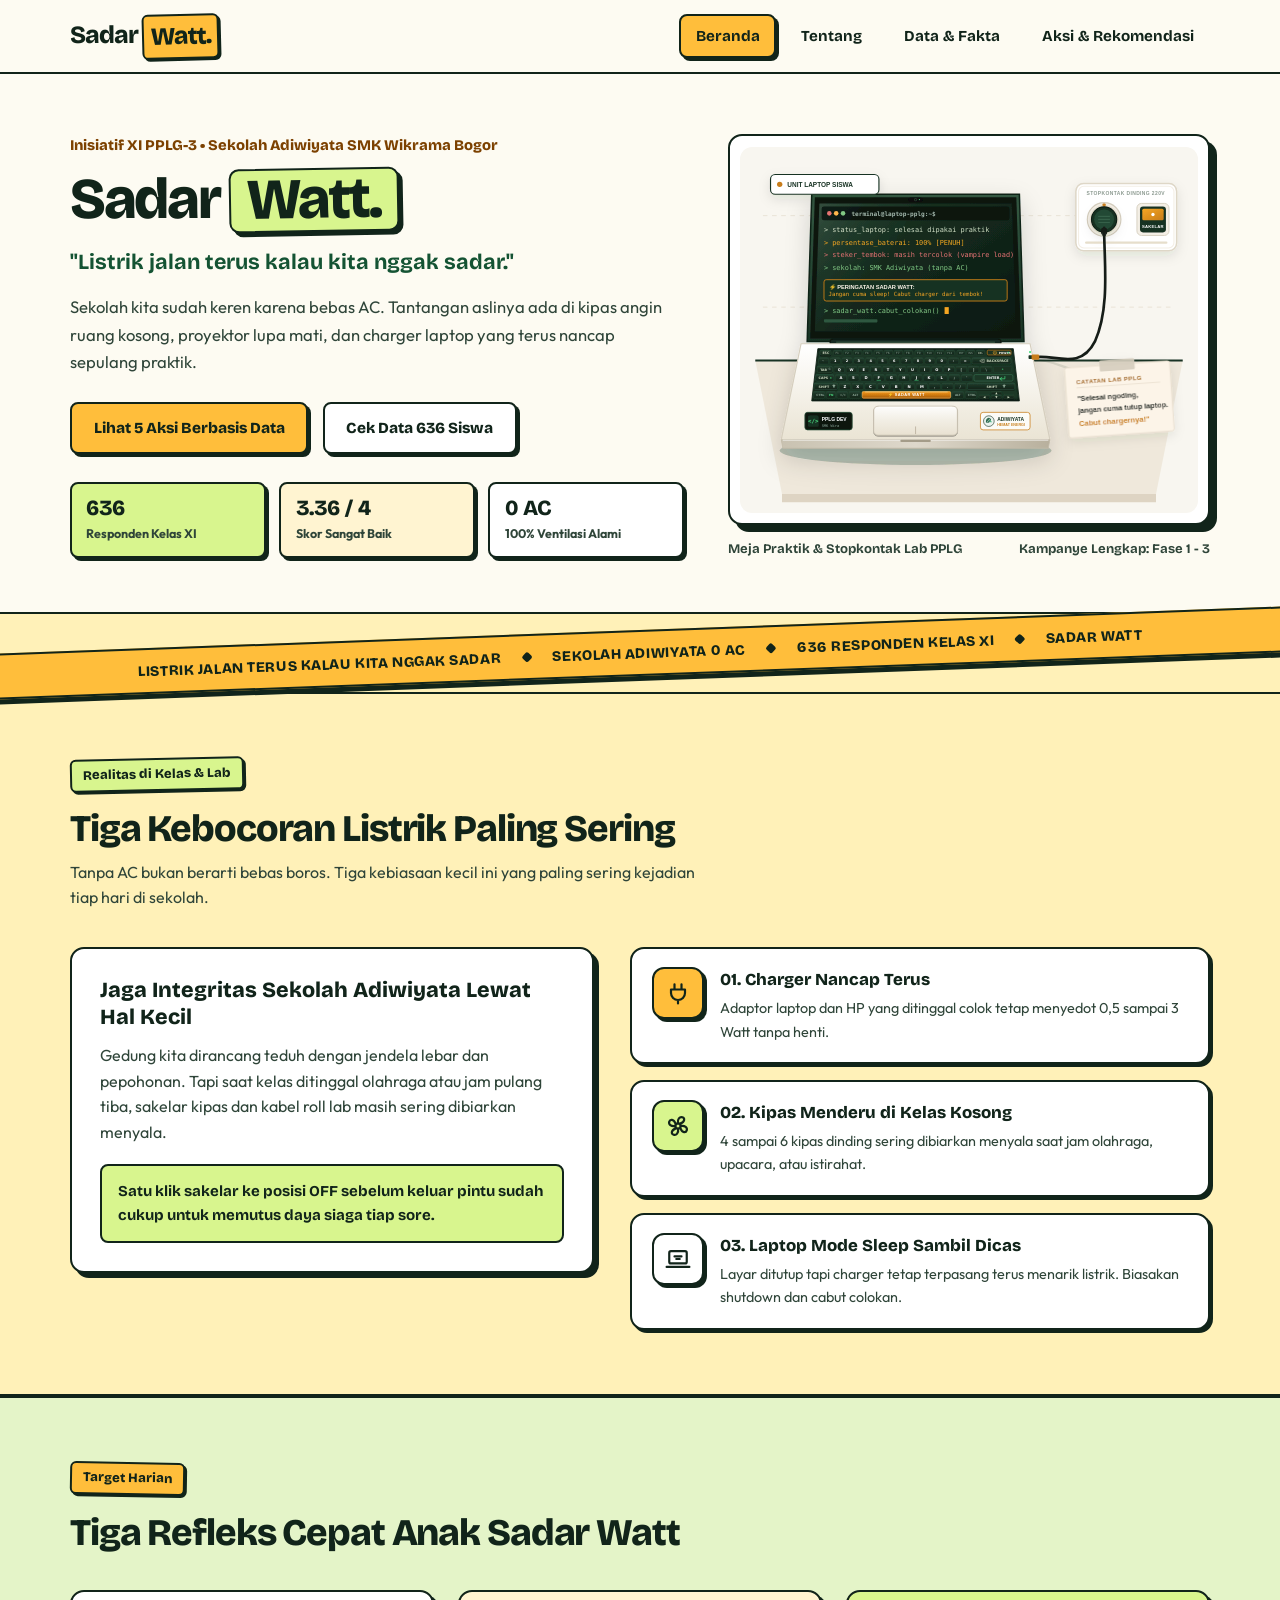
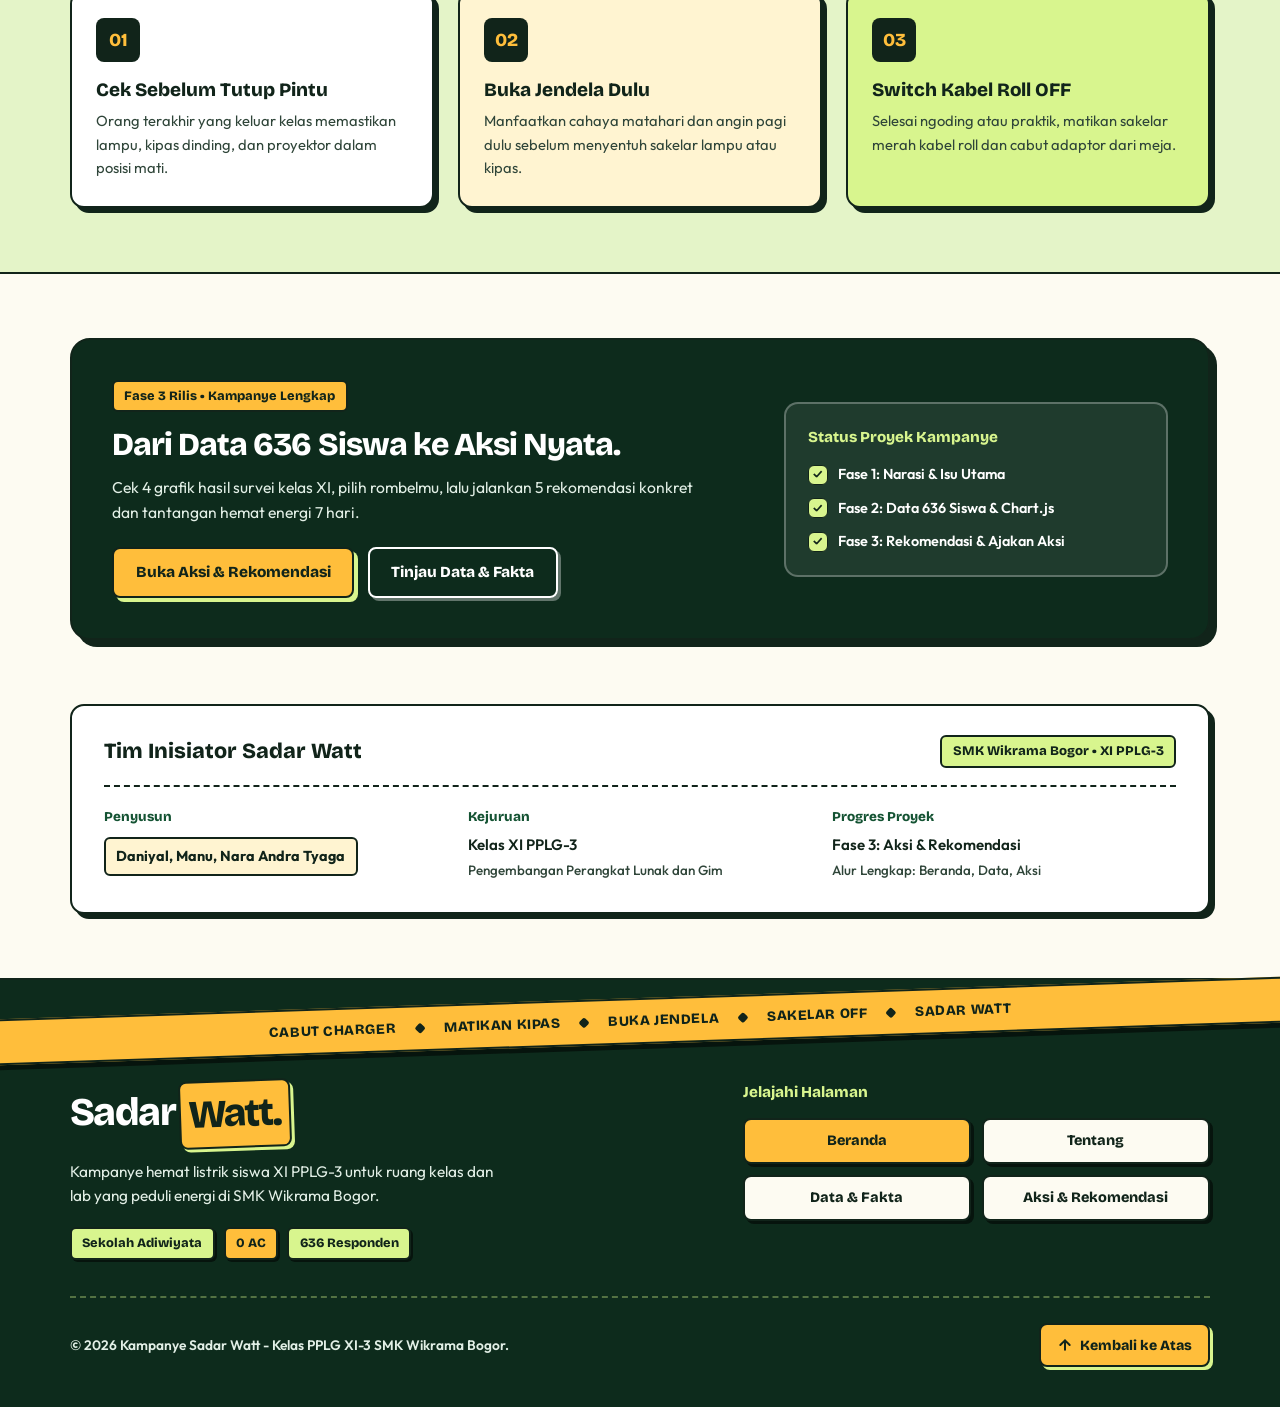
<file: index.html>
<!doctype html>
<html lang="id">
  <head>
    <meta charset="UTF-8" />
    <meta name="viewport" content="width=device-width, initial-scale=1.0" />
    <meta
      name="description"
      content="Sadar Watt: kampanye hemat energi siswa XI PPLG-3 SMK Wikrama Bogor berbasis data 636 responden dan aksi nyata sekolah Adiwiyata."
    />
    <title>Sadar Watt : Kampanye Hemat Energi Sekolah</title>
    <link rel="icon" href="data:," />

    <link rel="preconnect" href="https://fonts.googleapis.com" />
    <link rel="preconnect" href="https://fonts.gstatic.com" crossorigin />
    <link
      href="https://fonts.googleapis.com/css2?family=Bricolage+Grotesque:wght@700;800&family=Outfit:wght@400;500;600;700;800&display=swap"
      rel="stylesheet"
    />

    <link rel="stylesheet" href="css/style.css" />
  </head>
  <body>
    <a href="#main-content" class="skip-link">Langsung ke konten utama</a>

    <header class="site-header">
      <div class="container nav-container">
        <div class="brand">
          <a href="index.html" class="brand-name" aria-label="Beranda Sadar Watt"
            >Sadar<span>Watt.</span></a
          >
        </div>

        <button
          type="button"
          class="nav-toggle"
          id="navToggle"
          aria-label="Buka menu navigasi"
          aria-expanded="false"
          aria-controls="navMenu"
        >
          <span class="nav-toggle-bars" aria-hidden="true">
            <span></span>
            <span></span>
            <span></span>
          </span>
          <span class="nav-toggle-label">Menu</span>
        </button>

        <nav class="nav-menu" id="navMenu" aria-label="Navigasi Utama">
          <ul class="nav-list">
            <li>
              <a href="index.html" class="nav-link active" aria-current="page"
                >Beranda</a
              >
            </li>
            <li><a href="tentang.html" class="nav-link">Tentang</a></li>
            <li><a href="data.html" class="nav-link">Data & Fakta</a></li>
            <li>
              <a href="aksi.html" class="nav-link">Aksi & Rekomendasi</a>
            </li>
          </ul>
        </nav>
      </div>
    </header>

    <main id="main-content" tabindex="-1">
      <section class="hero-section">
        <div class="container hero-grid">
          <div class="hero-content">
            <p class="page-kicker">
              Inisiatif XI PPLG-3 • Sekolah Adiwiyata SMK Wikrama Bogor
            </p>
            <h1 class="hero-title">
              Sadar <span class="pop-word">Watt.</span>
            </h1>
            <p class="hero-tagline">
              "Listrik jalan terus kalau kita nggak sadar."
            </p>
            <p class="hero-desc">
              Sekolah kita sudah keren karena bebas AC. Tantangan aslinya ada di
              kipas angin ruang kosong, proyektor lupa mati, dan charger laptop
              yang terus nancap sepulang praktik.
            </p>

            <div class="hero-actions">
              <a href="aksi.html" class="btn btn-pop-yellow"
                >Lihat 5 Aksi Berbasis Data</a
              >
              <a href="data.html" class="btn btn-secondary"
                >Cek Data 636 Siswa</a
              >
            </div>

            <div class="hero-stat-chips">
              <div class="hero-chip-item pop-lime">
                <span class="hero-chip-num">636</span>
                <span class="hero-chip-label">Responden Kelas XI</span>
              </div>
              <div class="hero-chip-item pop-yellow">
                <span class="hero-chip-num">3.36 / 4</span>
                <span class="hero-chip-label">Skor Sangat Baik</span>
              </div>
              <div class="hero-chip-item">
                <span class="hero-chip-num">0 AC</span>
                <span class="hero-chip-label">100% Ventilasi Alami</span>
              </div>
            </div>
          </div>

          <div class="hero-visual">
            <div class="visual-frame">
              <img
                src="assets/illustration-energy.svg"
                alt="Ilustrasi laptop siswa di meja praktik, kabel charger, dan stopkontak dengan sakelar menyala"
                width="600"
                height="480"
                fetchpriority="high"
              />
            </div>
            <div class="visual-caption">
              <span>Meja Praktik & Stopkontak Lab PPLG</span>
              <span>Kampanye Lengkap: Fase 1 - 3</span>
            </div>
          </div>
        </div>
      </section>

      <div class="zine-ribbon-wrap on-sunny" aria-hidden="true">
        <div class="zine-ribbon">
          <span>LISTRIK JALAN TERUS KALAU KITA NGGAK SADAR</span>
          <span class="zine-ribbon-sep"></span>
          <span>SEKOLAH ADIWIYATA 0 AC</span>
          <span class="zine-ribbon-sep"></span>
          <span>636 RESPONDEN KELAS XI</span>
          <span class="zine-ribbon-sep"></span>
          <span>SADAR WATT</span>
        </div>
      </div>

      <section id="latar-belakang" class="section section-sunny reveal">
        <div class="container">
          <div class="section-head">
            <span class="sticker-tag">Realitas di Kelas & Lab</span>
            <h2 class="section-title">Tiga Kebocoran Listrik Paling Sering</h2>
            <p class="section-subtitle">
              Tanpa AC bukan berarti bebas boros. Tiga kebiasaan kecil ini yang
              paling sering kejadian tiap hari di sekolah.
            </p>
          </div>

          <div class="context-grid">
            <div class="context-narrative">
              <h3>Jaga Integritas Sekolah Adiwiyata Lewat Hal Kecil</h3>
              <p>
                Gedung kita dirancang teduh dengan jendela lebar dan pepohonan.
                Tapi saat kelas ditinggal olahraga atau jam pulang tiba,
                sakelar kipas dan kabel roll lab masih sering dibiarkan menyala.
              </p>
              <div class="context-quote-chip">
                Satu klik sakelar ke posisi OFF sebelum keluar pintu sudah cukup
                untuk memutus daya siaga tiap sore.
              </div>
            </div>

            <div class="waste-cards-stack">
              <article class="waste-pop-card">
                <span class="sticker-icon" aria-hidden="true">
                  <svg viewBox="0 0 32 32" fill="none" stroke="#11241a" stroke-width="2.5" stroke-linecap="round" stroke-linejoin="round">
                    <path d="M12 6v6M20 6v6M8 12h16v4a8 8 0 0 1-16 0v-4zM16 24v4"/>
                  </svg>
                </span>
                <div class="waste-text">
                  <h3>01. Charger Nancap Terus</h3>
                  <p>
                    Adaptor laptop dan HP yang ditinggal colok tetap menyedot
                    0,5 sampai 3 Watt tanpa henti.
                  </p>
                </div>
              </article>

              <article class="waste-pop-card">
                <span class="sticker-icon lime" aria-hidden="true">
                  <svg viewBox="0 0 32 32" fill="none" stroke="#11241a" stroke-width="2.5" stroke-linecap="round" stroke-linejoin="round">
                    <circle cx="16" cy="16" r="3"/>
                    <path d="M16 13c-1-5 2-8 5-7s3 5-2 7M19 16c5-1 8 2 7 5s-5 3-7-2M16 19c1 5-2 8-5 7s-3-5 2-7M13 16c-5 1-8-2-7-5s5-3 7 2"/>
                  </svg>
                </span>
                <div class="waste-text">
                  <h3>02. Kipas Menderu di Kelas Kosong</h3>
                  <p>
                    4 sampai 6 kipas dinding sering dibiarkan menyala saat jam
                    olahraga, upacara, atau istirahat.
                  </p>
                </div>
              </article>

              <article class="waste-pop-card">
                <span class="sticker-icon white" aria-hidden="true">
                  <svg viewBox="0 0 32 32" fill="none" stroke="#11241a" stroke-width="2.5" stroke-linecap="round" stroke-linejoin="round">
                    <rect x="6" y="7" width="20" height="14" rx="2"/>
                    <path d="M3 25h26M12 13h8M14 16h4"/>
                  </svg>
                </span>
                <div class="waste-text">
                  <h3>03. Laptop Mode Sleep Sambil Dicas</h3>
                  <p>
                    Layar ditutup tapi charger tetap terpasang terus menarik
                    listrik. Biasakan shutdown dan cabut colokan.
                  </p>
                </div>
              </article>
            </div>
          </div>
        </div>
      </section>

      <section class="section section-alt reveal">
        <div class="container">
          <div class="section-head">
            <span class="sticker-tag yellow">Target Harian</span>
            <h2 class="section-title">Tiga Refleks Cepat Anak Sadar Watt</h2>
          </div>

          <div class="goals-container">
            <article class="goal-manifesto">
              <div class="goal-index">01</div>
              <h3>Cek Sebelum Tutup Pintu</h3>
              <p>
                Orang terakhir yang keluar kelas memastikan lampu, kipas
                dinding, dan proyektor dalam posisi mati.
              </p>
            </article>

            <article class="goal-manifesto">
              <div class="goal-index">02</div>
              <h3>Buka Jendela Dulu</h3>
              <p>
                Manfaatkan cahaya matahari dan angin pagi dulu sebelum menyentuh
                sakelar lampu atau kipas.
              </p>
            </article>

            <article class="goal-manifesto">
              <div class="goal-index">03</div>
              <h3>Switch Kabel Roll OFF</h3>
              <p>
                Selesai ngoding atau praktik, matikan sakelar merah kabel roll
                dan cabut adaptor dari meja.
              </p>
            </article>
          </div>
        </div>
      </section>

      <section class="section reveal">
        <div class="container">
          <div class="teaser-board">
            <div class="teaser-content">
              <span class="teaser-tag">Fase 3 Rilis • Kampanye Lengkap</span>
              <h2>Dari Data 636 Siswa ke Aksi Nyata.</h2>
              <p>
                Cek 4 grafik hasil survei kelas XI, pilih rombelmu, lalu jalankan
                5 rekomendasi konkret dan tantangan hemat energi 7 hari.
              </p>
              <div class="takeaway-actions">
                <a href="aksi.html" class="btn btn-accent-dark"
                  >Buka Aksi & Rekomendasi</a
                >
                <a href="data.html" class="btn btn-outline-light"
                  >Tinjau Data & Fakta</a
                >
              </div>
            </div>

            <div class="teaser-status-card">
              <h3>Status Proyek Kampanye</h3>
              <ul class="status-step-list">
                <li class="status-step">
                  <span class="bullet-done" aria-hidden="true">✓</span>
                  <span>Fase 1: Narasi & Isu Utama</span>
                </li>
                <li class="status-step">
                  <span class="bullet-done" aria-hidden="true">✓</span>
                  <span>Fase 2: Data 636 Siswa & Chart.js</span>
                </li>
                <li class="status-step">
                  <span class="bullet-done" aria-hidden="true">✓</span>
                  <span>Fase 3: Rekomendasi & Ajakan Aksi</span>
                </li>
              </ul>
            </div>
          </div>
        </div>
      </section>

      <section class="section reveal" style="padding-top: 0">
        <div class="container">
          <div class="identity-box">
            <div class="identity-header">
              <h2>Tim Inisiator Sadar Watt</h2>
              <span class="identity-meta-tag"
                >SMK Wikrama Bogor • XI PPLG-3</span
              >
            </div>

            <div class="identity-grid">
              <div class="identity-col">
                <h3>Penyusun</h3>
                <span class="placeholder-highlight">
                  Daniyal, Manu, Nara Andra Tyaga
                </span>
              </div>

              <div class="identity-col">
                <h3>Kejuruan</h3>
                <p>Kelas XI PPLG-3</p>
                <p class="meta-sub">Pengembangan Perangkat Lunak dan Gim</p>
              </div>

              <div class="identity-col">
                <h3>Progres Proyek</h3>
                <p>Fase 3: Aksi & Rekomendasi</p>
                <p class="meta-sub">Alur Lengkap: Beranda, Data, Aksi</p>
              </div>
            </div>
          </div>
        </div>
      </section>
    </main>

    <footer class="site-footer">
      <div class="footer-tape-wrap" aria-hidden="true">
        <div class="footer-tape">
          <span>CABUT CHARGER</span>
          <span class="zine-ribbon-sep"></span>
          <span>MATIKAN KIPAS</span>
          <span class="zine-ribbon-sep"></span>
          <span>BUKA JENDELA</span>
          <span class="zine-ribbon-sep"></span>
          <span>SAKELAR OFF</span>
          <span class="zine-ribbon-sep"></span>
          <span>SADAR WATT</span>
        </div>
      </div>

      <div class="container">
        <div class="footer-top">
          <div class="footer-brand">
            <h3>Sadar<span>Watt.</span></h3>
            <p>
              Kampanye hemat listrik siswa XI PPLG-3 untuk ruang kelas dan lab
              yang peduli energi di SMK Wikrama Bogor.
            </p>
            <div class="footer-eco-chips">
              <span class="footer-eco-chip">Sekolah Adiwiyata</span>
              <span class="footer-eco-chip yellow">0 AC</span>
              <span class="footer-eco-chip">636 Responden</span>
            </div>
          </div>

          <div class="footer-nav">
            <h4>Jelajahi Halaman</h4>
            <ul class="footer-nav-grid">
              <li>
                <a href="index.html" class="footer-nav-btn current" aria-current="page">Beranda</a>
              </li>
              <li>
                <a href="tentang.html" class="footer-nav-btn">Tentang</a>
              </li>
              <li>
                <a href="data.html" class="footer-nav-btn">Data & Fakta</a>
              </li>
              <li>
                <a href="aksi.html" class="footer-nav-btn">Aksi & Rekomendasi</a>
              </li>
            </ul>
          </div>
        </div>

        <div class="footer-bottom">
          <p>© 2026 Kampanye Sadar Watt - Kelas PPLG XI-3 SMK Wikrama Bogor.</p>
          <button type="button" class="btn-back-top" id="btnBackToTop">
            <svg viewBox="0 0 24 24" fill="none" stroke="currentColor" stroke-width="3" stroke-linecap="round" stroke-linejoin="round" aria-hidden="true">
              <path d="M12 19V5M5 12l7-7 7 7"/>
            </svg>
            <span>Kembali ke Atas</span>
          </button>
        </div>
      </div>
    </footer>

    <script src="js/main.js"></script>
  </body>
</html>
</file>
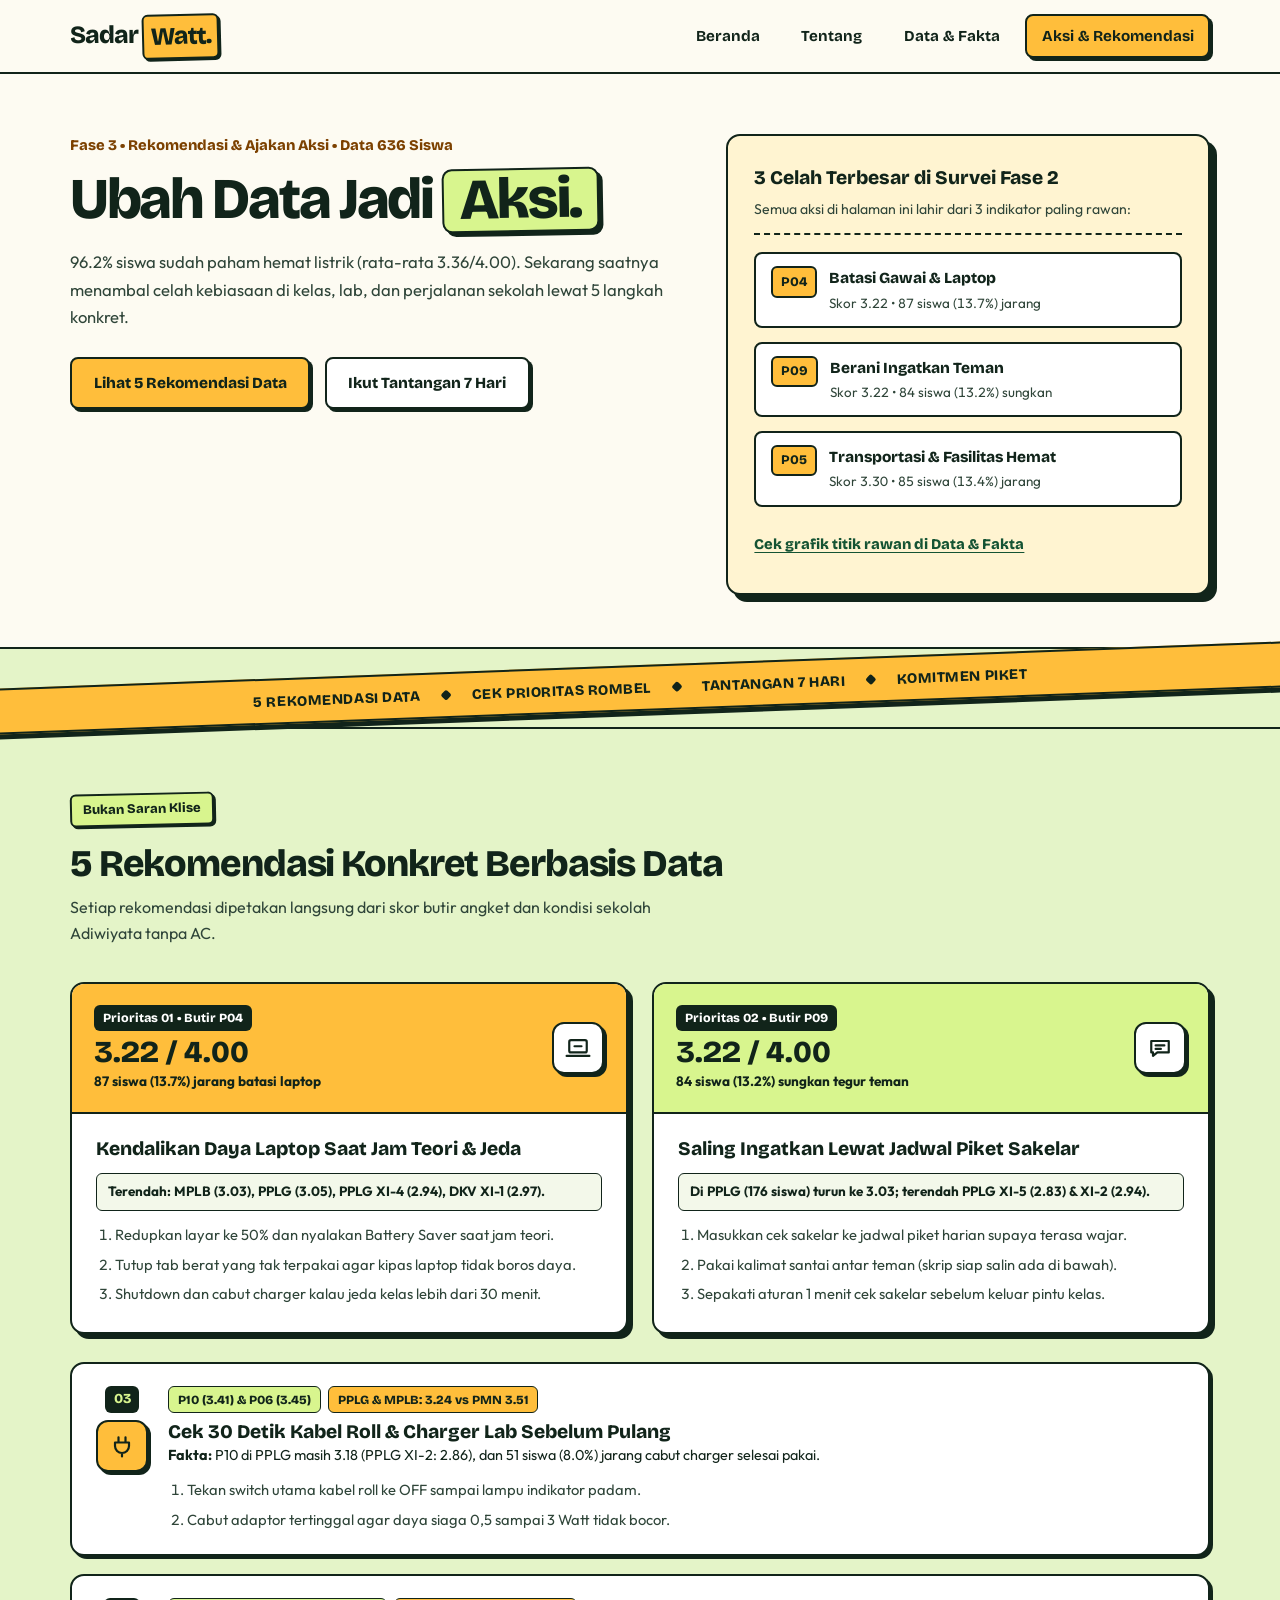
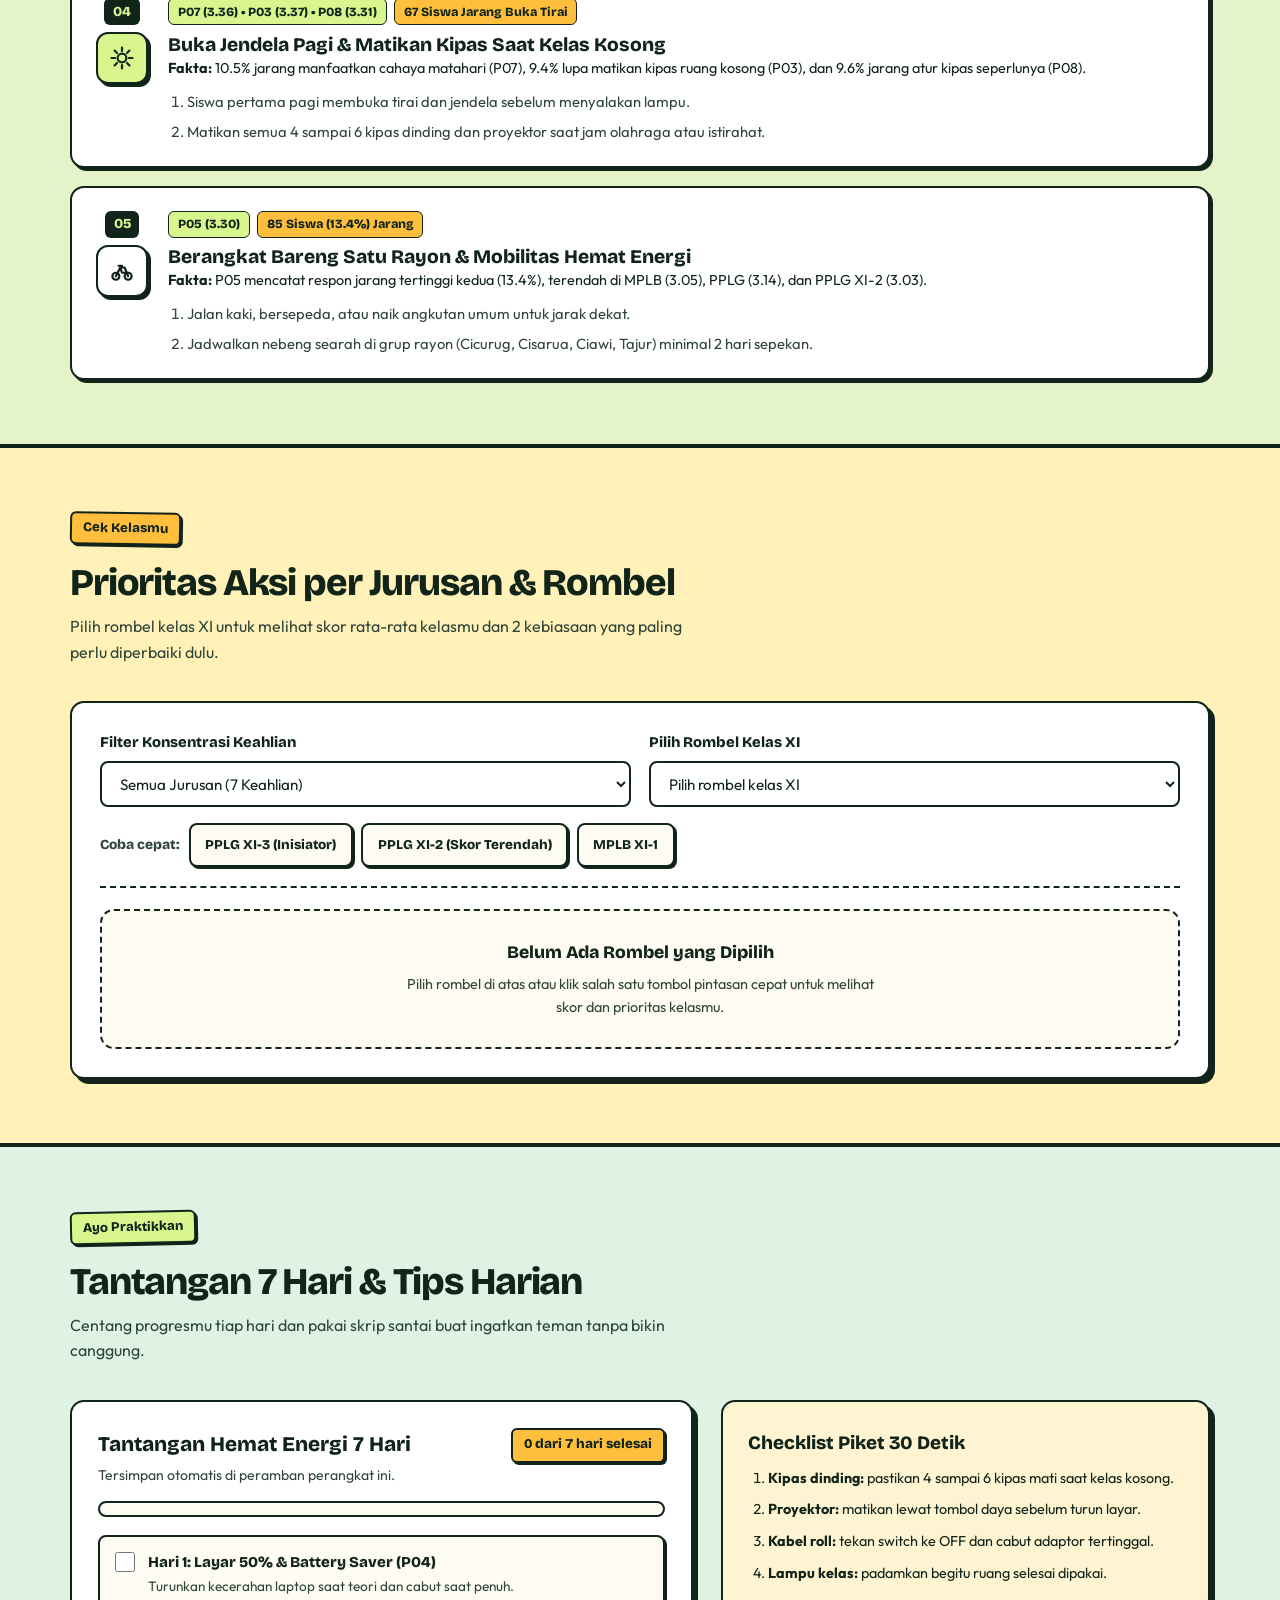
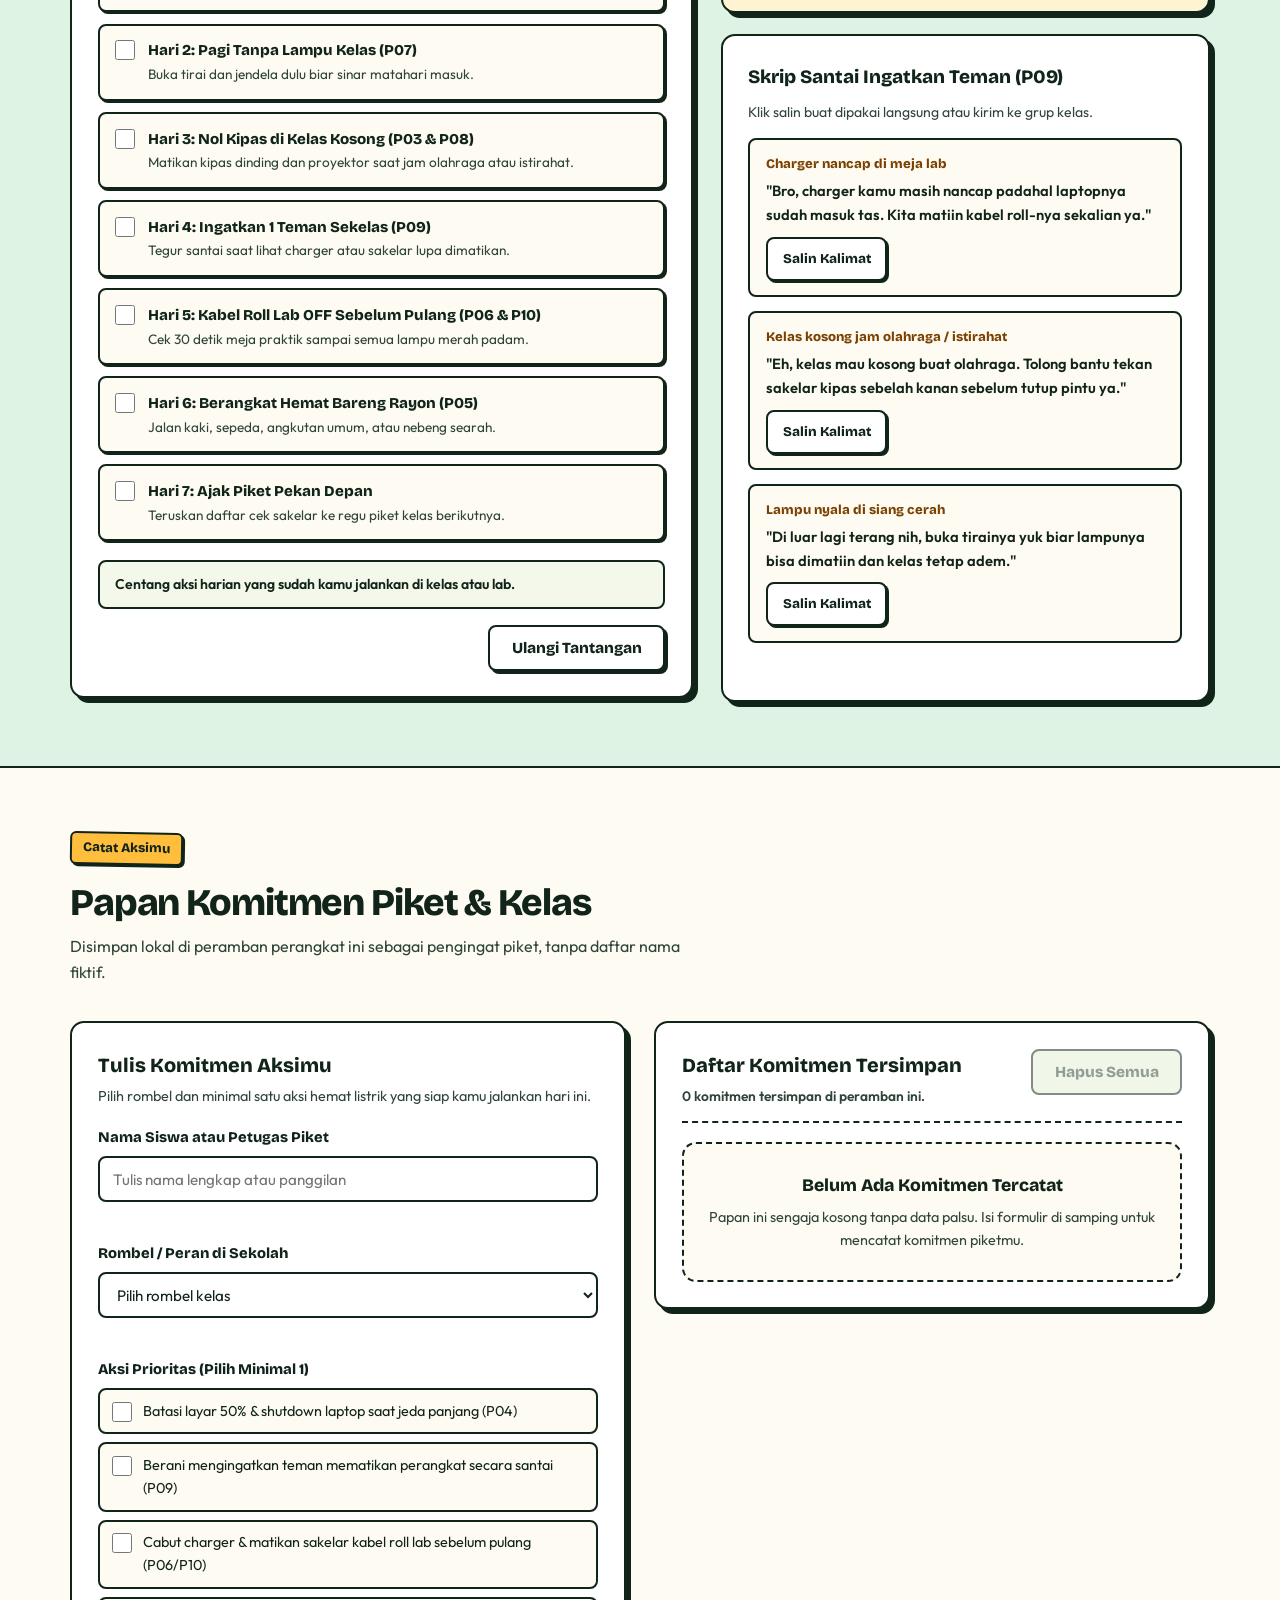
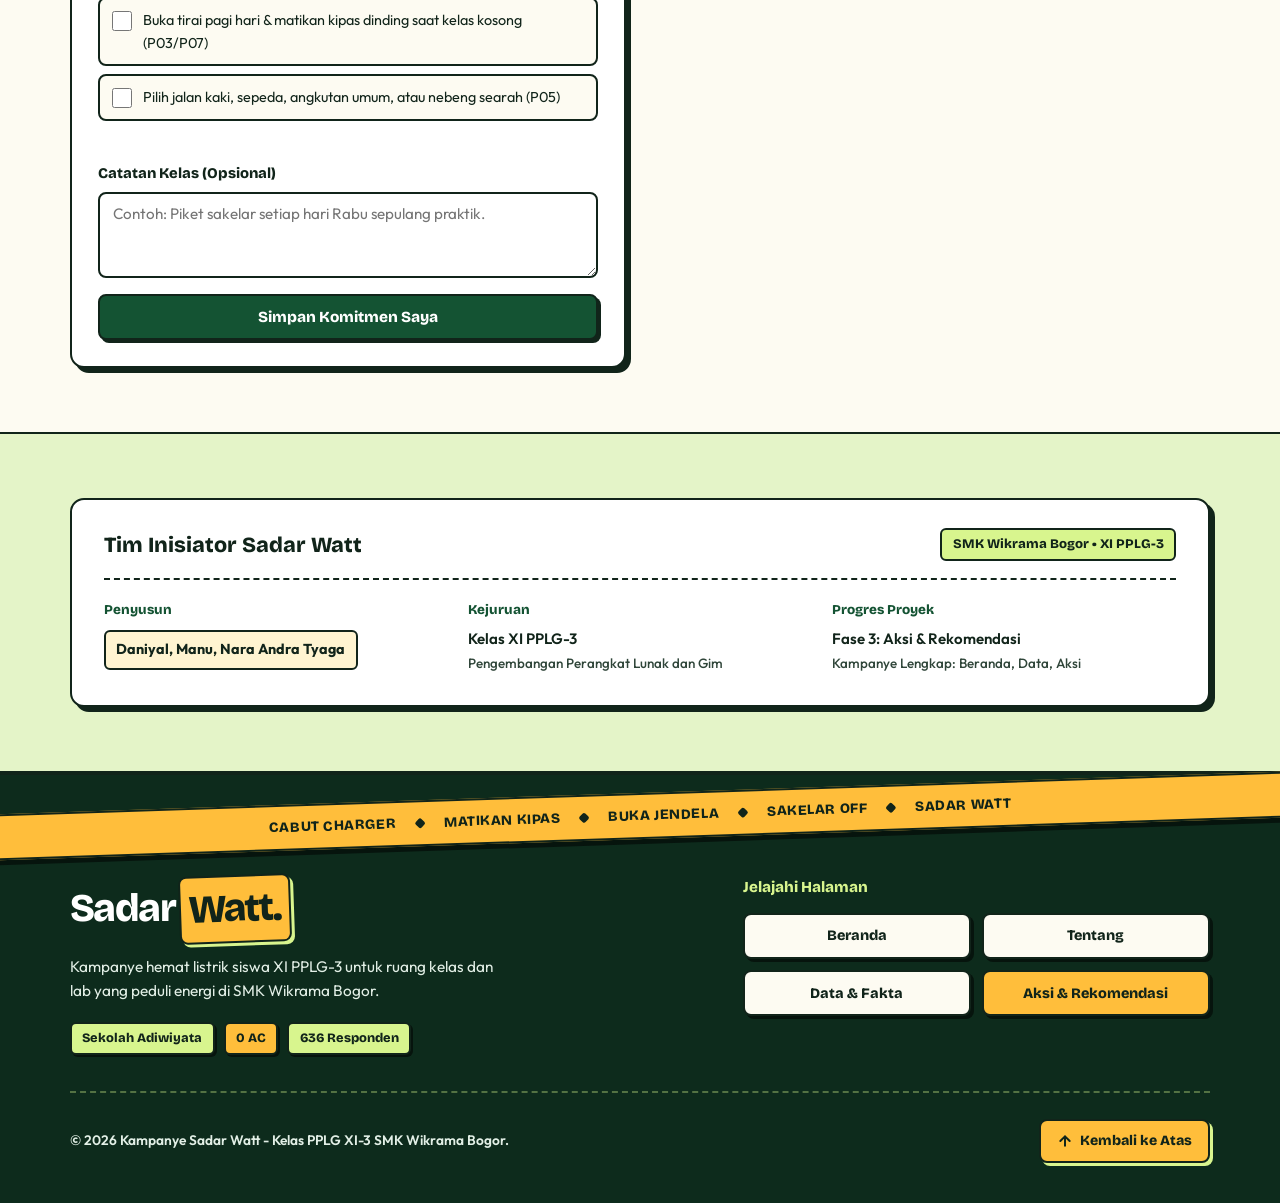
<file: aksi.html>
<!doctype html>
<html lang="id">
  <head>
    <meta charset="UTF-8" />
    <meta name="viewport" content="width=device-width, initial-scale=1.0" />
    <meta
      name="description"
      content="Halaman Aksi dan Rekomendasi Sadar Watt: 5 rekomendasi berbasis data 636 siswa, cek prioritas rombel, tantangan 7 hari, dan papan komitmen piket."
    />
    <title>Aksi & Rekomendasi : Sadar Watt</title>
    <link rel="icon" href="data:," />

    <link rel="preconnect" href="https://fonts.googleapis.com" />
    <link rel="preconnect" href="https://fonts.gstatic.com" crossorigin />
    <link
      href="https://fonts.googleapis.com/css2?family=Bricolage+Grotesque:wght@700;800&family=Outfit:wght@400;500;600;700;800&display=swap"
      rel="stylesheet"
    />

    <link rel="stylesheet" href="css/style.css" />
  </head>
  <body>
    <a href="#main-content" class="skip-link">Langsung ke konten utama</a>

    <header class="site-header">
      <div class="container nav-container">
        <div class="brand">
          <a href="index.html" class="brand-name" aria-label="Beranda Sadar Watt"
            >Sadar<span>Watt.</span></a
          >
        </div>

        <button
          type="button"
          class="nav-toggle"
          id="navToggle"
          aria-label="Buka menu navigasi"
          aria-expanded="false"
          aria-controls="navMenu"
        >
          <span class="nav-toggle-bars" aria-hidden="true">
            <span></span>
            <span></span>
            <span></span>
          </span>
          <span class="nav-toggle-label">Menu</span>
        </button>

        <nav class="nav-menu" id="navMenu" aria-label="Navigasi Utama">
          <ul class="nav-list">
            <li><a href="index.html" class="nav-link">Beranda</a></li>
            <li><a href="tentang.html" class="nav-link">Tentang</a></li>
            <li><a href="data.html" class="nav-link">Data & Fakta</a></li>
            <li>
              <a href="aksi.html" class="nav-link active" aria-current="page"
                >Aksi & Rekomendasi</a
              >
            </li>
          </ul>
        </nav>
      </div>
    </header>

    <main id="main-content" tabindex="-1">
      <section class="action-hero" id="ringkasan-aksi">
        <div class="container action-hero-grid">
          <div class="action-hero-content">
            <p class="page-kicker">
              Fase 3 • Rekomendasi & Ajakan Aksi • Data 636 Siswa
            </p>
            <h1 class="hero-title">
              Ubah Data Jadi <span class="pop-word">Aksi.</span>
            </h1>
            <p class="hero-desc">
              96.2% siswa sudah paham hemat listrik (rata-rata 3.36/4.00).
              Sekarang saatnya menambal celah kebiasaan di kelas, lab, dan
              perjalanan sekolah lewat 5 langkah konkret.
            </p>

            <div class="hero-actions">
              <a href="#rekomendasi" class="btn btn-pop-yellow"
                >Lihat 5 Rekomendasi Data</a
              >
              <a href="#tantangan" class="btn btn-secondary"
                >Ikut Tantangan 7 Hari</a
              >
            </div>
          </div>

          <aside class="gap-summary-panel" aria-labelledby="gapPanelHeading">
            <h2 class="gap-panel-title" id="gapPanelHeading">
              3 Celah Terbesar di Survei Fase 2
            </h2>
            <p class="gap-panel-subtitle">
              Semua aksi di halaman ini lahir dari 3 indikator paling rawan:
            </p>

            <ul class="gap-list">
              <li class="gap-item">
                <span class="gap-code">P04</span>
                <div>
                  <h3>Batasi Gawai & Laptop</h3>
                  <p class="gap-metric">Skor 3.22 • 87 siswa (13.7%) jarang</p>
                </div>
              </li>
              <li class="gap-item">
                <span class="gap-code">P09</span>
                <div>
                  <h3>Berani Ingatkan Teman</h3>
                  <p class="gap-metric">Skor 3.22 • 84 siswa (13.2%) sungkan</p>
                </div>
              </li>
              <li class="gap-item">
                <span class="gap-code">P05</span>
                <div>
                  <h3>Transportasi & Fasilitas Hemat</h3>
                  <p class="gap-metric">Skor 3.30 • 85 siswa (13.4%) jarang</p>
                </div>
              </li>
            </ul>

            <a href="data.html#grafik-rawan" class="inline-evidence-link"
              >Cek grafik titik rawan di Data & Fakta</a
            >
          </aside>
        </div>
      </section>

      <div class="zine-ribbon-wrap on-mint" aria-hidden="true">
        <div class="zine-ribbon">
          <span>5 REKOMENDASI DATA</span>
          <span class="zine-ribbon-sep"></span>
          <span>CEK PRIORITAS ROMBEL</span>
          <span class="zine-ribbon-sep"></span>
          <span>TANTANGAN 7 HARI</span>
          <span class="zine-ribbon-sep"></span>
          <span>KOMITMEN PIKET</span>
        </div>
      </div>

      <section class="section section-mint" id="rekomendasi">
        <div class="container">
          <div class="section-head">
            <span class="sticker-tag">Bukan Saran Klise</span>
            <h2 class="section-title">5 Rekomendasi Konkret Berbasis Data</h2>
            <p class="section-subtitle">
              Setiap rekomendasi dipetakan langsung dari skor butir angket dan
              kondisi sekolah Adiwiyata tanpa AC.
            </p>
          </div>

          <div class="rec-priority-stack">
            <article class="rec-featured-card reveal">
              <div class="rec-evidence-top">
                <div>
                  <span class="rec-priority-tag">Prioritas 01 • Butir P04</span>
                  <div class="rec-score-num">3.22 / 4.00</div>
                  <p class="rec-score-sub">87 siswa (13.7%) jarang batasi laptop</p>
                </div>
                <span class="sticker-icon white" aria-hidden="true">
                  <svg viewBox="0 0 32 32" fill="none" stroke="#11241a" stroke-width="2.5" stroke-linecap="round" stroke-linejoin="round">
                    <rect x="6" y="7" width="20" height="14" rx="2"/>
                    <path d="M3 25h26M12 14h8"/>
                  </svg>
                </span>
              </div>
              <div class="rec-body-col">
                <h3>Kendalikan Daya Laptop Saat Jam Teori & Jeda</h3>
                <p class="rec-data-chip">
                  Terendah: MPLB (3.03), PPLG (3.05), PPLG XI-4 (2.94), DKV XI-1 (2.97).
                </p>
                <ol class="rec-steps">
                  <li>Redupkan layar ke 50% dan nyalakan Battery Saver saat jam teori.</li>
                  <li>Tutup tab berat yang tak terpakai agar kipas laptop tidak boros daya.</li>
                  <li>Shutdown dan cabut charger kalau jeda kelas lebih dari 30 menit.</li>
                </ol>
              </div>
            </article>

            <article class="rec-featured-card reveal">
              <div class="rec-evidence-top">
                <div>
                  <span class="rec-priority-tag">Prioritas 02 • Butir P09</span>
                  <div class="rec-score-num">3.22 / 4.00</div>
                  <p class="rec-score-sub">84 siswa (13.2%) sungkan tegur teman</p>
                </div>
                <span class="sticker-icon white" aria-hidden="true">
                  <svg viewBox="0 0 32 32" fill="none" stroke="#11241a" stroke-width="2.5" stroke-linecap="round" stroke-linejoin="round">
                    <path d="M6 8h20v13H13l-5 4v-4H6V8z"/>
                    <path d="M11 13h10M11 17h6"/>
                  </svg>
                </span>
              </div>
              <div class="rec-body-col">
                <h3>Saling Ingatkan Lewat Jadwal Piket Sakelar</h3>
                <p class="rec-data-chip">
                  Di PPLG (176 siswa) turun ke 3.03; terendah PPLG XI-5 (2.83) & XI-2 (2.94).
                </p>
                <ol class="rec-steps">
                  <li>Masukkan cek sakelar ke jadwal piket harian supaya terasa wajar.</li>
                  <li>Pakai kalimat santai antar teman (skrip siap salin ada di bawah).</li>
                  <li>Sepakati aturan 1 menit cek sakelar sebelum keluar pintu kelas.</li>
                </ol>
              </div>
            </article>
          </div>

          <div class="rec-secondary-list">
            <article class="rec-row reveal">
              <div class="rec-row-side">
                <span class="rec-row-index">03</span>
                <span class="sticker-icon" aria-hidden="true">
                  <svg viewBox="0 0 32 32" fill="none" stroke="#11241a" stroke-width="2.5" stroke-linecap="round" stroke-linejoin="round">
                    <path d="M12 6v6M20 6v6M8 12h16v4a8 8 0 0 1-16 0v-4zM16 24v4"/>
                  </svg>
                </span>
              </div>
              <div class="rec-row-body">
                <div class="rec-row-meta">
                  <span class="rec-indicator-tag">P10 (3.41) & P06 (3.45)</span>
                  <span class="rec-indicator-tag warn">PPLG & MPLB: 3.24 vs PMN 3.51</span>
                </div>
                <h3>Cek 30 Detik Kabel Roll & Charger Lab Sebelum Pulang</h3>
                <p class="rec-evidence-line">
                  <strong>Fakta:</strong> P10 di PPLG masih 3.18 (PPLG XI-2: 2.86), dan 51 siswa (8.0%) jarang cabut charger selesai pakai.
                </p>
                <ol class="rec-steps">
                  <li>Tekan switch utama kabel roll ke OFF sampai lampu indikator padam.</li>
                  <li>Cabut adaptor tertinggal agar daya siaga 0,5 sampai 3 Watt tidak bocor.</li>
                </ol>
              </div>
            </article>

            <article class="rec-row reveal">
              <div class="rec-row-side">
                <span class="rec-row-index">04</span>
                <span class="sticker-icon lime" aria-hidden="true">
                  <svg viewBox="0 0 32 32" fill="none" stroke="#11241a" stroke-width="2.5" stroke-linecap="round" stroke-linejoin="round">
                    <circle cx="16" cy="16" r="5"/>
                    <path d="M16 4v4M16 24v4M4 16h4M24 16h4M7.5 7.5l2.8 2.8M21.7 21.7l2.8 2.8M24.5 7.5l-2.8 2.8M10.3 21.7l-2.8 2.8"/>
                  </svg>
                </span>
              </div>
              <div class="rec-row-body">
                <div class="rec-row-meta">
                  <span class="rec-indicator-tag">P07 (3.36) • P03 (3.37) • P08 (3.31)</span>
                  <span class="rec-indicator-tag warn">67 Siswa Jarang Buka Tirai</span>
                </div>
                <h3>Buka Jendela Pagi & Matikan Kipas Saat Kelas Kosong</h3>
                <p class="rec-evidence-line">
                  <strong>Fakta:</strong> 10.5% jarang manfaatkan cahaya matahari (P07), 9.4% lupa matikan kipas ruang kosong (P03), dan 9.6% jarang atur kipas seperlunya (P08).
                </p>
                <ol class="rec-steps">
                  <li>Siswa pertama pagi membuka tirai dan jendela sebelum menyalakan lampu.</li>
                  <li>Matikan semua 4 sampai 6 kipas dinding dan proyektor saat jam olahraga atau istirahat.</li>
                </ol>
              </div>
            </article>

            <article class="rec-row reveal">
              <div class="rec-row-side">
                <span class="rec-row-index">05</span>
                <span class="sticker-icon white" aria-hidden="true">
                  <svg viewBox="0 0 32 32" fill="none" stroke="#11241a" stroke-width="2.5" stroke-linecap="round" stroke-linejoin="round">
                    <circle cx="9" cy="22" r="4"/>
                    <circle cx="23" cy="22" r="4"/>
                    <path d="M9 22l5-10h5l4 10M14 12l2 6h7M12 10h4"/>
                  </svg>
                </span>
              </div>
              <div class="rec-row-body">
                <div class="rec-row-meta">
                  <span class="rec-indicator-tag">P05 (3.30)</span>
                  <span class="rec-indicator-tag warn">85 Siswa (13.4%) Jarang</span>
                </div>
                <h3>Berangkat Bareng Satu Rayon & Mobilitas Hemat Energi</h3>
                <p class="rec-evidence-line">
                  <strong>Fakta:</strong> P05 mencatat respon jarang tertinggi kedua (13.4%), terendah di MPLB (3.05), PPLG (3.14), dan PPLG XI-2 (3.03).
                </p>
                <ol class="rec-steps">
                  <li>Jalan kaki, bersepeda, atau naik angkutan umum untuk jarak dekat.</li>
                  <li>Jadwalkan nebeng searah di grup rayon (Cicurug, Cisarua, Ciawi, Tajur) minimal 2 hari sepekan.</li>
                </ol>
              </div>
            </article>
          </div>
        </div>
      </section>

      <section class="section section-sunny reveal" id="cek-kelas">
        <div class="container">
          <div class="section-head">
            <span class="sticker-tag yellow">Cek Kelasmu</span>
            <h2 class="section-title">Prioritas Aksi per Jurusan & Rombel</h2>
            <p class="section-subtitle">
              Pilih rombel kelas XI untuk melihat skor rata-rata kelasmu dan 2
              kebiasaan yang paling perlu diperbaiki dulu.
            </p>
          </div>

          <div class="rombel-tool">
            <div id="rombelLoading" class="data-state-box loading-box" aria-live="polite">
              <div class="spinner" aria-hidden="true"></div>
              <p>Memuat data 7 jurusan dan 18 rombel dari JSON...</p>
            </div>

            <div id="rombelError" class="data-state-box error-box" style="display: none;" role="alert">
              <h3>Gagal Memuat Data Rombel</h3>
              <p class="error-detail">Berkas data kuesioner belum dapat dibaca.</p>
              <button type="button" id="btnRetryData" class="btn btn-secondary">
                Coba Muat Ulang Data
              </button>
            </div>

            <div id="rombelContent" style="display: none;">
              <div class="rombel-controls">
                <div class="rombel-field">
                  <label for="selectJurusan">Filter Konsentrasi Keahlian</label>
                  <select id="selectJurusan" class="rombel-select">
                    <option value="all">Semua Jurusan (7 Keahlian)</option>
                  </select>
                </div>

                <div class="rombel-field">
                  <label for="selectRombel">Pilih Rombel Kelas XI</label>
                  <select id="selectRombel" class="rombel-select">
                    <option value="">Pilih rombel kelas XI</option>
                  </select>
                </div>
              </div>

              <div class="rombel-quick-picks" role="group" aria-label="Pintasan rombel sampel">
                <span class="quick-picks-label">Coba cepat:</span>
                <button type="button" class="btn-quick-pick" data-rombel="PPLG XI-3">
                  PPLG XI-3 (Inisiator)
                </button>
                <button type="button" class="btn-quick-pick" data-rombel="PPLG XI-2">
                  PPLG XI-2 (Skor Terendah)
                </button>
                <button type="button" class="btn-quick-pick" data-rombel="MPLB XI-1">
                  MPLB XI-1
                </button>
              </div>

              <div id="rombelResult" aria-live="polite">
                <div class="rombel-empty-state">
                  <h3>Belum Ada Rombel yang Dipilih</h3>
                  <p>
                    Pilih rombel di atas atau klik salah satu tombol pintasan
                    cepat untuk melihat skor dan prioritas kelasmu.
                  </p>
                </div>
              </div>
            </div>
          </div>
        </div>
      </section>

      <section class="section section-sage reveal" id="tantangan">
        <div class="container">
          <div class="section-head">
            <span class="sticker-tag">Ayo Praktikkan</span>
            <h2 class="section-title">Tantangan 7 Hari & Tips Harian</h2>
            <p class="section-subtitle">
              Centang progresmu tiap hari dan pakai skrip santai buat ingatkan
              teman tanpa bikin canggung.
            </p>
          </div>

          <div class="action-hub-grid">
            <div class="challenge-panel">
              <div class="challenge-header">
                <div>
                  <h3>Tantangan Hemat Energi 7 Hari</h3>
                  <p>Tersimpan otomatis di peramban perangkat ini.</p>
                </div>
                <span class="challenge-count-badge" id="challengeCount"
                  >0 dari 7 hari selesai</span
                >
              </div>

              <div
                class="challenge-progress-track"
                role="progressbar"
                id="challengeProgressTrack"
                aria-label="Progres tantangan hemat energi 7 hari"
                aria-valuemin="0"
                aria-valuemax="7"
                aria-valuenow="0"
              >
                <div class="challenge-progress-fill" id="challengeProgressBar"></div>
              </div>

              <div
                id="challengeCelebration"
                class="challenge-celebration"
                role="status"
                aria-live="polite"
                hidden
              >
                Tantangan 7 Hari Tuntas! Bagikan kebiasaan ini ke petugas piket
                minggu depan.
              </div>

              <ul class="challenge-list" id="challengeList">
                <li>
                  <label class="challenge-item" for="day1">
                    <input type="checkbox" id="day1" data-day="1" />
                    <span class="challenge-text-wrap">
                      <span class="challenge-day-title">Hari 1: Layar 50% & Battery Saver (P04)</span>
                      <span class="challenge-day-desc">Turunkan kecerahan laptop saat teori dan cabut saat penuh.</span>
                    </span>
                  </label>
                </li>
                <li>
                  <label class="challenge-item" for="day2">
                    <input type="checkbox" id="day2" data-day="2" />
                    <span class="challenge-text-wrap">
                      <span class="challenge-day-title">Hari 2: Pagi Tanpa Lampu Kelas (P07)</span>
                      <span class="challenge-day-desc">Buka tirai dan jendela dulu biar sinar matahari masuk.</span>
                    </span>
                  </label>
                </li>
                <li>
                  <label class="challenge-item" for="day3">
                    <input type="checkbox" id="day3" data-day="3" />
                    <span class="challenge-text-wrap">
                      <span class="challenge-day-title">Hari 3: Nol Kipas di Kelas Kosong (P03 & P08)</span>
                      <span class="challenge-day-desc">Matikan kipas dinding dan proyektor saat jam olahraga atau istirahat.</span>
                    </span>
                  </label>
                </li>
                <li>
                  <label class="challenge-item" for="day4">
                    <input type="checkbox" id="day4" data-day="4" />
                    <span class="challenge-text-wrap">
                      <span class="challenge-day-title">Hari 4: Ingatkan 1 Teman Sekelas (P09)</span>
                      <span class="challenge-day-desc">Tegur santai saat lihat charger atau sakelar lupa dimatikan.</span>
                    </span>
                  </label>
                </li>
                <li>
                  <label class="challenge-item" for="day5">
                    <input type="checkbox" id="day5" data-day="5" />
                    <span class="challenge-text-wrap">
                      <span class="challenge-day-title">Hari 5: Kabel Roll Lab OFF Sebelum Pulang (P06 & P10)</span>
                      <span class="challenge-day-desc">Cek 30 detik meja praktik sampai semua lampu merah padam.</span>
                    </span>
                  </label>
                </li>
                <li>
                  <label class="challenge-item" for="day6">
                    <input type="checkbox" id="day6" data-day="6" />
                    <span class="challenge-text-wrap">
                      <span class="challenge-day-title">Hari 6: Berangkat Hemat Bareng Rayon (P05)</span>
                      <span class="challenge-day-desc">Jalan kaki, sepeda, angkutan umum, atau nebeng searah.</span>
                    </span>
                  </label>
                </li>
                <li>
                  <label class="challenge-item" for="day7">
                    <input type="checkbox" id="day7" data-day="7" />
                    <span class="challenge-text-wrap">
                      <span class="challenge-day-title">Hari 7: Ajak Piket Pekan Depan</span>
                      <span class="challenge-day-desc">Teruskan daftar cek sakelar ke regu piket kelas berikutnya.</span>
                    </span>
                  </label>
                </li>
              </ul>

              <p class="challenge-status-note" id="challengeFeedback" aria-live="polite">
                Centang aksi harian yang sudah kamu jalankan di kelas atau lab.
              </p>

              <div class="challenge-footer">
                <button type="button" class="btn btn-secondary" id="btnResetChallenge">
                  Ulangi Tantangan
                </button>
              </div>
            </div>

            <div class="daily-tips-column">
              <div class="piket-card">
                <h3>Checklist Piket 30 Detik</h3>
                <ol class="piket-list">
                  <li><strong>Kipas dinding:</strong> pastikan 4 sampai 6 kipas mati saat kelas kosong.</li>
                  <li><strong>Proyektor:</strong> matikan lewat tombol daya sebelum turun layar.</li>
                  <li><strong>Kabel roll:</strong> tekan switch ke OFF dan cabut adaptor tertinggal.</li>
                  <li><strong>Lampu kelas:</strong> padamkan begitu ruang selesai dipakai.</li>
                </ol>
              </div>

              <div class="scripts-card">
                <h3>Skrip Santai Ingatkan Teman (P09)</h3>
                <p class="scripts-intro">Klik salin buat dipakai langsung atau kirim ke grup kelas.</p>

                <div class="script-list">
                  <div class="script-item">
                    <p class="script-situation">Charger nancap di meja lab</p>
                    <p class="script-quote">
                      "Bro, charger kamu masih nancap padahal laptopnya sudah masuk tas. Kita matiin kabel roll-nya sekalian ya."
                    </p>
                    <button
                      type="button"
                      class="btn-copy-script"
                      data-script="Bro, charger kamu masih nancap padahal laptopnya sudah masuk tas. Kita matiin kabel roll-nya sekalian ya."
                    >
                      Salin Kalimat
                    </button>
                  </div>

                  <div class="script-item">
                    <p class="script-situation">Kelas kosong jam olahraga / istirahat</p>
                    <p class="script-quote">
                      "Eh, kelas mau kosong buat olahraga. Tolong bantu tekan sakelar kipas sebelah kanan sebelum tutup pintu ya."
                    </p>
                    <button
                      type="button"
                      class="btn-copy-script"
                      data-script="Eh, kelas mau kosong buat olahraga. Tolong bantu tekan sakelar kipas sebelah kanan sebelum tutup pintu ya."
                    >
                      Salin Kalimat
                    </button>
                  </div>

                  <div class="script-item">
                    <p class="script-situation">Lampu nyala di siang cerah</p>
                    <p class="script-quote">
                      "Di luar lagi terang nih, buka tirainya yuk biar lampunya bisa dimatiin dan kelas tetap adem."
                    </p>
                    <button
                      type="button"
                      class="btn-copy-script"
                      data-script="Di luar lagi terang nih, buka tirainya yuk biar lampunya bisa dimatiin dan kelas tetap adem."
                    >
                      Salin Kalimat
                    </button>
                  </div>
                </div>

                <p class="copy-feedback-msg" id="copyFeedback" aria-live="polite"></p>
              </div>
            </div>
          </div>
        </div>
      </section>

      <section class="section reveal" id="komitmen">
        <div class="container">
          <div class="section-head">
            <span class="sticker-tag yellow">Catat Aksimu</span>
            <h2 class="section-title">Papan Komitmen Piket & Kelas</h2>
            <p class="section-subtitle">
              Disimpan lokal di peramban perangkat ini sebagai pengingat piket,
              tanpa daftar nama fiktif.
            </p>
          </div>

          <div class="commitment-grid">
            <div class="commitment-form-card">
              <h3>Tulis Komitmen Aksimu</h3>
              <p class="form-intro">
                Pilih rombel dan minimal satu aksi hemat listrik yang siap kamu
                jalankan hari ini.
              </p>

              <form id="commitmentForm" class="commitment-form" novalidate>
                <div class="form-field">
                  <label for="commitName">Nama Siswa atau Petugas Piket</label>
                  <input
                    type="text"
                    id="commitName"
                    name="commitName"
                    class="form-input"
                    placeholder="Tulis nama lengkap atau panggilan"
                    maxlength="60"
                    required
                    aria-describedby="commitNameError"
                  />
                  <span class="field-error" id="commitNameError" aria-live="polite"></span>
                </div>

                <div class="form-field">
                  <label for="commitRombel">Rombel / Peran di Sekolah</label>
                  <select
                    id="commitRombel"
                    name="commitRombel"
                    class="form-select"
                    required
                    aria-describedby="commitRombelError"
                  >
                    <option value="">Pilih rombel kelas</option>
                  </select>
                  <span class="field-error" id="commitRombelError" aria-live="polite"></span>
                </div>

                <fieldset class="checkbox-fieldset" aria-describedby="commitActionsError">
                  <legend>Aksi Prioritas (Pilih Minimal 1)</legend>
                  <label class="checkbox-option">
                    <input
                      type="checkbox"
                      name="commitActions"
                      value="Batasi layar 50% & shutdown laptop saat jeda panjang (P04)"
                    />
                    <span>Batasi layar 50% & shutdown laptop saat jeda panjang (P04)</span>
                  </label>
                  <label class="checkbox-option">
                    <input
                      type="checkbox"
                      name="commitActions"
                      value="Berani mengingatkan teman mematikan perangkat secara santai (P09)"
                    />
                    <span>Berani mengingatkan teman mematikan perangkat secara santai (P09)</span>
                  </label>
                  <label class="checkbox-option">
                    <input
                      type="checkbox"
                      name="commitActions"
                      value="Cabut charger & matikan sakelar kabel roll lab sebelum pulang (P06/P10)"
                    />
                    <span>Cabut charger & matikan sakelar kabel roll lab sebelum pulang (P06/P10)</span>
                  </label>
                  <label class="checkbox-option">
                    <input
                      type="checkbox"
                      name="commitActions"
                      value="Buka tirai pagi hari & matikan kipas dinding saat kelas kosong (P03/P07)"
                    />
                    <span>Buka tirai pagi hari & matikan kipas dinding saat kelas kosong (P03/P07)</span>
                  </label>
                  <label class="checkbox-option">
                    <input
                      type="checkbox"
                      name="commitActions"
                      value="Pilih jalan kaki, sepeda, angkutan umum, atau nebeng searah (P05)"
                    />
                    <span>Pilih jalan kaki, sepeda, angkutan umum, atau nebeng searah (P05)</span>
                  </label>
                  <span class="field-error" id="commitActionsError" aria-live="polite"></span>
                </fieldset>

                <div class="form-field">
                  <label for="commitNote">Catatan Kelas (Opsional)</label>
                  <textarea
                    id="commitNote"
                    name="commitNote"
                    class="form-textarea"
                    rows="2"
                    maxlength="220"
                    placeholder="Contoh: Piket sakelar setiap hari Rabu sepulang praktik."
                  ></textarea>
                </div>

                <button type="submit" class="btn btn-primary">
                  Simpan Komitmen Saya
                </button>

                <div
                  id="commitFormStatus"
                  class="form-status-msg"
                  style="display: none;"
                  role="status"
                  aria-live="polite"
                ></div>
              </form>
            </div>

            <div class="commitment-board">
              <div class="commitment-board-header">
                <div>
                  <h3>Daftar Komitmen Tersimpan</h3>
                  <p class="commitment-board-meta">
                    <span id="commitmentCount">0 komitmen</span> tersimpan di peramban ini.
                  </p>
                </div>
                <button type="button" class="btn btn-secondary" id="btnClearCommitments">
                  Hapus Semua
                </button>
              </div>

              <div id="commitmentEmpty" class="commitment-empty">
                <h4>Belum Ada Komitmen Tercatat</h4>
                <p>
                  Papan ini sengaja kosong tanpa data palsu. Isi formulir di
                  samping untuk mencatat komitmen piketmu.
                </p>
              </div>

              <ul id="commitmentList" class="commitment-list" aria-label="Daftar komitmen aksi siswa"></ul>
            </div>
          </div>
        </div>
      </section>

      <section class="section section-mint reveal">
        <div class="container">
          <div class="identity-box">
            <div class="identity-header">
              <h2>Tim Inisiator Sadar Watt</h2>
              <span class="identity-meta-tag">SMK Wikrama Bogor • XI PPLG-3</span>
            </div>

            <div class="identity-grid">
              <div class="identity-col">
                <h3>Penyusun</h3>
                <span class="placeholder-highlight">Daniyal, Manu, Nara Andra Tyaga</span>
              </div>

              <div class="identity-col">
                <h3>Kejuruan</h3>
                <p>Kelas XI PPLG-3</p>
                <p class="meta-sub">Pengembangan Perangkat Lunak dan Gim</p>
              </div>

              <div class="identity-col">
                <h3>Progres Proyek</h3>
                <p>Fase 3: Aksi & Rekomendasi</p>
                <p class="meta-sub">Kampanye Lengkap: Beranda, Data, Aksi</p>
              </div>
            </div>
          </div>
        </div>
      </section>
    </main>

    <footer class="site-footer">
      <div class="footer-tape-wrap" aria-hidden="true">
        <div class="footer-tape">
          <span>CABUT CHARGER</span>
          <span class="zine-ribbon-sep"></span>
          <span>MATIKAN KIPAS</span>
          <span class="zine-ribbon-sep"></span>
          <span>BUKA JENDELA</span>
          <span class="zine-ribbon-sep"></span>
          <span>SAKELAR OFF</span>
          <span class="zine-ribbon-sep"></span>
          <span>SADAR WATT</span>
        </div>
      </div>

      <div class="container">
        <div class="footer-top">
          <div class="footer-brand">
            <h3>Sadar<span>Watt.</span></h3>
            <p>
              Kampanye hemat listrik siswa XI PPLG-3 untuk ruang kelas dan lab
              yang peduli energi di SMK Wikrama Bogor.
            </p>
            <div class="footer-eco-chips">
              <span class="footer-eco-chip">Sekolah Adiwiyata</span>
              <span class="footer-eco-chip yellow">0 AC</span>
              <span class="footer-eco-chip">636 Responden</span>
            </div>
          </div>

          <div class="footer-nav">
            <h4>Jelajahi Halaman</h4>
            <ul class="footer-nav-grid">
              <li>
                <a href="index.html" class="footer-nav-btn">Beranda</a>
              </li>
              <li>
                <a href="tentang.html" class="footer-nav-btn">Tentang</a>
              </li>
              <li>
                <a href="data.html" class="footer-nav-btn">Data & Fakta</a>
              </li>
              <li>
                <a href="aksi.html" class="footer-nav-btn current" aria-current="page">Aksi & Rekomendasi</a>
              </li>
            </ul>
          </div>
        </div>

        <div class="footer-bottom">
          <p>© 2026 Kampanye Sadar Watt - Kelas PPLG XI-3 SMK Wikrama Bogor.</p>
          <button type="button" class="btn-back-top" id="btnBackToTop">
            <svg viewBox="0 0 24 24" fill="none" stroke="currentColor" stroke-width="3" stroke-linecap="round" stroke-linejoin="round" aria-hidden="true">
              <path d="M12 19V5M5 12l7-7 7 7"/>
            </svg>
            <span>Kembali ke Atas</span>
          </button>
        </div>
      </div>
    </footer>

    <script src="data-perilaku-energi.js"></script>
    <script src="js/main.js"></script>
    <script src="js/aksi.js"></script>
  </body>
</html>
</file>
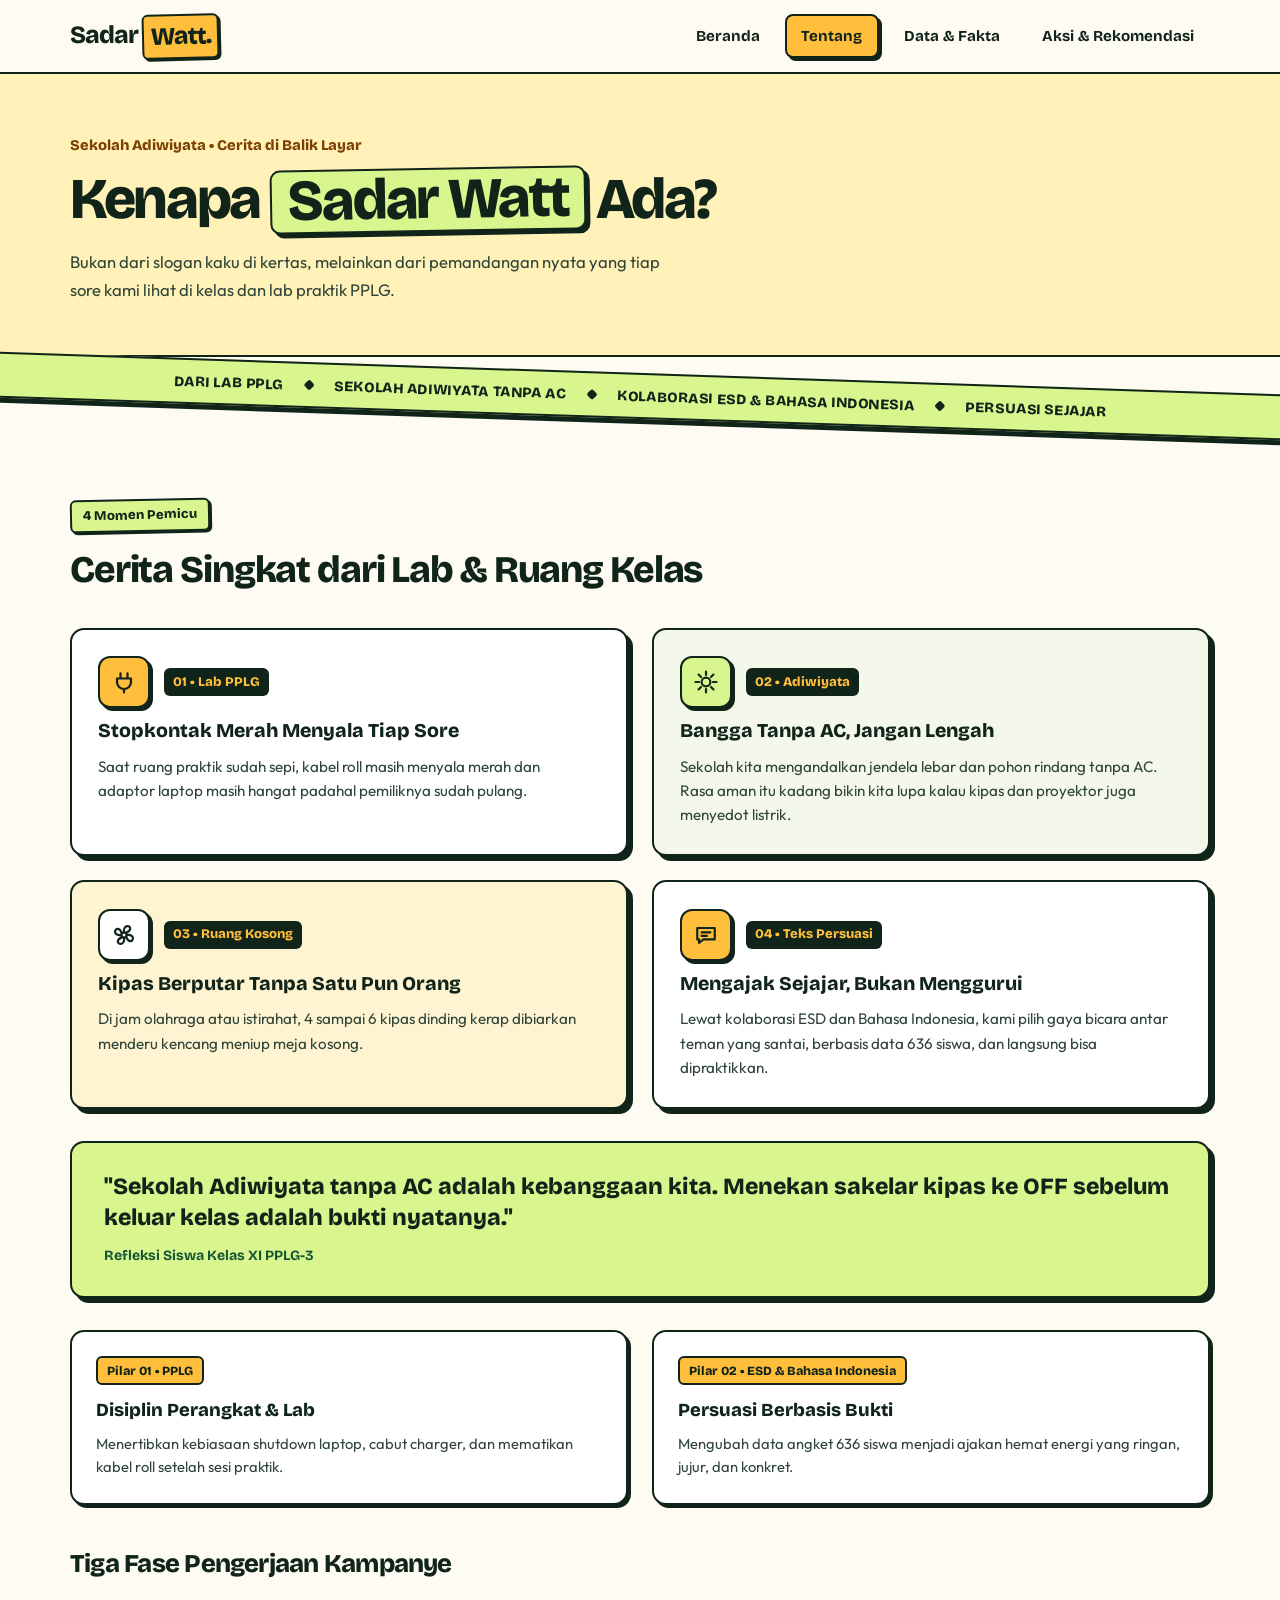
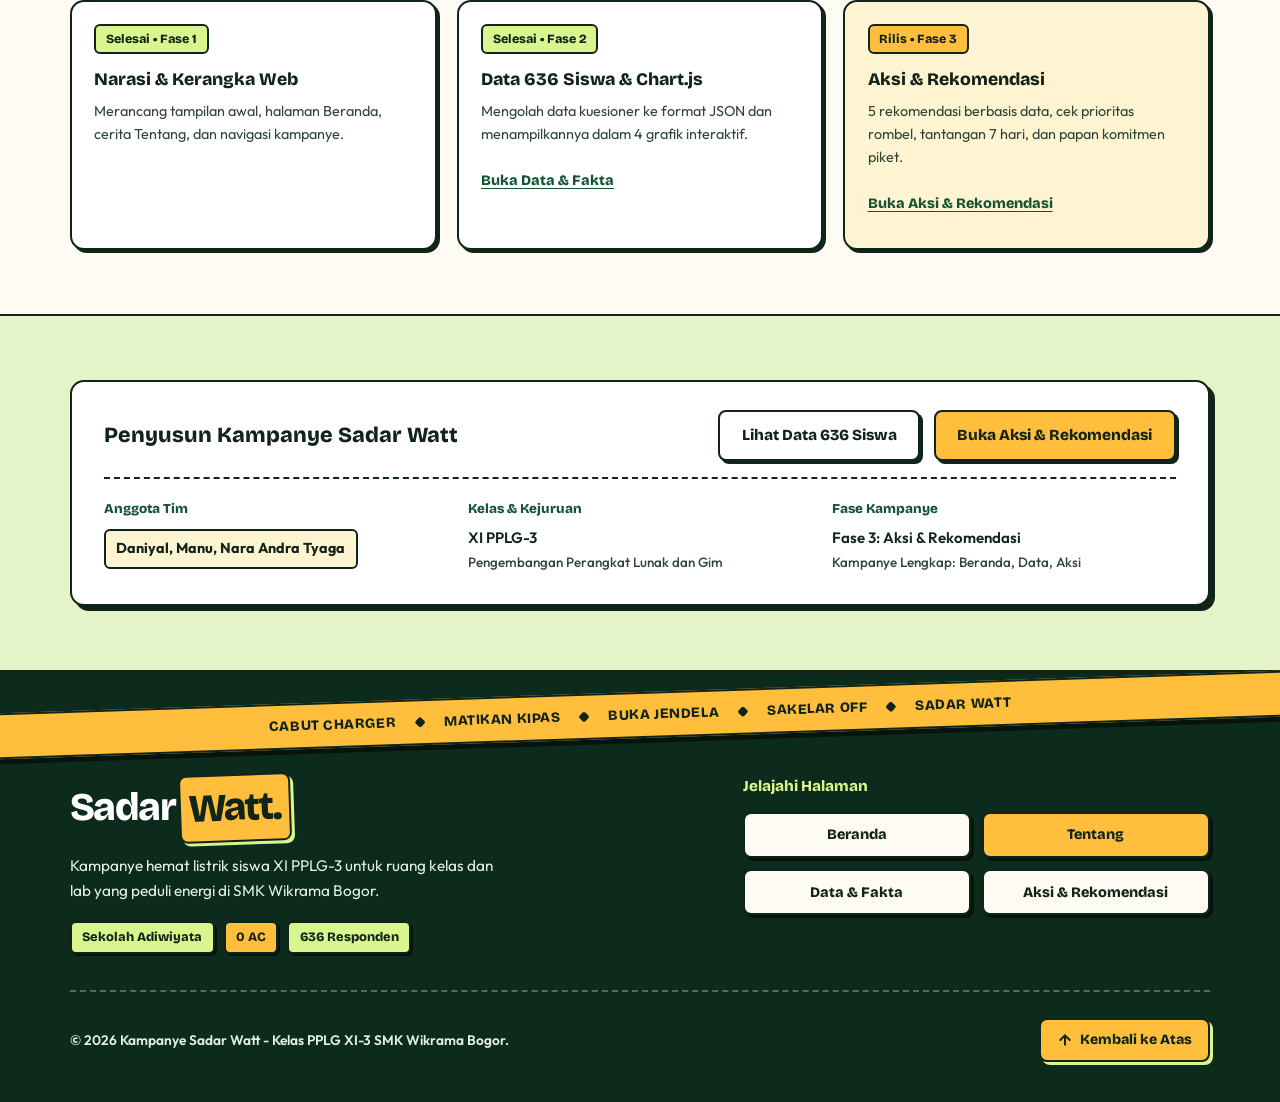
<file: tentang.html>
<!doctype html>
<html lang="id">
  <head>
    <meta charset="UTF-8" />
    <meta name="viewport" content="width=device-width, initial-scale=1.0" />
    <meta
      name="description"
      content="Cerita singkat di balik kampanye Sadar Watt oleh siswa XI PPLG-3 SMK Wikrama Bogor untuk proyek kolaborasi ESD dan Bahasa Indonesia."
    />
    <title>Tentang Kampanye : Sadar Watt</title>
    <link rel="icon" href="data:," />

    <link rel="preconnect" href="https://fonts.googleapis.com" />
    <link rel="preconnect" href="https://fonts.gstatic.com" crossorigin />
    <link
      href="https://fonts.googleapis.com/css2?family=Bricolage+Grotesque:wght@700;800&family=Outfit:wght@400;500;600;700;800&display=swap"
      rel="stylesheet"
    />

    <link rel="stylesheet" href="css/style.css" />
  </head>
  <body>
    <a href="#main-content" class="skip-link">Langsung ke konten utama</a>

    <header class="site-header">
      <div class="container nav-container">
        <div class="brand">
          <a href="index.html" class="brand-name" aria-label="Beranda Sadar Watt"
            >Sadar<span>Watt.</span></a
          >
        </div>

        <button
          type="button"
          class="nav-toggle"
          id="navToggle"
          aria-label="Buka menu navigasi"
          aria-expanded="false"
          aria-controls="navMenu"
        >
          <span class="nav-toggle-bars" aria-hidden="true">
            <span></span>
            <span></span>
            <span></span>
          </span>
          <span class="nav-toggle-label">Menu</span>
        </button>

        <nav class="nav-menu" id="navMenu" aria-label="Navigasi Utama">
          <ul class="nav-list">
            <li><a href="index.html" class="nav-link">Beranda</a></li>
            <li>
              <a href="tentang.html" class="nav-link active" aria-current="page"
                >Tentang</a
              >
            </li>
            <li><a href="data.html" class="nav-link">Data & Fakta</a></li>
            <li>
              <a href="aksi.html" class="nav-link">Aksi & Rekomendasi</a>
            </li>
          </ul>
        </nav>
      </div>
    </header>

    <main id="main-content" tabindex="-1">
      <section class="about-hero hero-sunny">
        <div class="container">
          <div class="about-hero-inner">
            <p class="page-kicker">Sekolah Adiwiyata • Cerita di Balik Layar</p>
            <h1 class="hero-title">
              Kenapa <span class="pop-word">Sadar Watt</span> Ada?
            </h1>
            <p class="hero-desc">
              Bukan dari slogan kaku di kertas, melainkan dari pemandangan nyata
              yang tiap sore kami lihat di kelas dan lab praktik PPLG.
            </p>
          </div>
        </div>
      </section>

      <div class="zine-ribbon-wrap" aria-hidden="true">
        <div class="zine-ribbon lime">
          <span>DARI LAB PPLG</span>
          <span class="zine-ribbon-sep"></span>
          <span>SEKOLAH ADIWIYATA TANPA AC</span>
          <span class="zine-ribbon-sep"></span>
          <span>KOLABORASI ESD & BAHASA INDONESIA</span>
          <span class="zine-ribbon-sep"></span>
          <span>PERSUASI SEJAJAR</span>
        </div>
      </div>

      <section class="section">
        <div class="container">
          <div class="section-head">
            <span class="sticker-tag">4 Momen Pemicu</span>
            <h2 class="section-title">Cerita Singkat dari Lab & Ruang Kelas</h2>
          </div>

          <div class="story-grid">
            <article class="story-card reveal">
              <div class="story-card-head">
                <span class="sticker-icon" aria-hidden="true">
                  <svg viewBox="0 0 32 32" fill="none" stroke="#11241a" stroke-width="2.5" stroke-linecap="round" stroke-linejoin="round">
                    <path d="M12 6v6M20 6v6M8 12h16v4a8 8 0 0 1-16 0v-4zM16 24v4"/>
                  </svg>
                </span>
                <span class="story-step-badge">01 • Lab PPLG</span>
              </div>
              <h3>Stopkontak Merah Menyala Tiap Sore</h3>
              <p>
                Saat ruang praktik sudah sepi, kabel roll masih menyala merah
                dan adaptor laptop masih hangat padahal pemiliknya sudah pulang.
              </p>
            </article>

            <article class="story-card tint-lime reveal">
              <div class="story-card-head">
                <span class="sticker-icon lime" aria-hidden="true">
                  <svg viewBox="0 0 32 32" fill="none" stroke="#11241a" stroke-width="2.5" stroke-linecap="round" stroke-linejoin="round">
                    <circle cx="16" cy="16" r="5"/>
                    <path d="M16 4v4M16 24v4M4 16h4M24 16h4M7.5 7.5l2.8 2.8M21.7 21.7l2.8 2.8M24.5 7.5l-2.8 2.8M10.3 21.7l-2.8 2.8"/>
                  </svg>
                </span>
                <span class="story-step-badge">02 • Adiwiyata</span>
              </div>
              <h3>Bangga Tanpa AC, Jangan Lengah</h3>
              <p>
                Sekolah kita mengandalkan jendela lebar dan pohon rindang tanpa
                AC. Rasa aman itu kadang bikin kita lupa kalau kipas dan
                proyektor juga menyedot listrik.
              </p>
            </article>

            <article class="story-card tint-yellow reveal">
              <div class="story-card-head">
                <span class="sticker-icon white" aria-hidden="true">
                  <svg viewBox="0 0 32 32" fill="none" stroke="#11241a" stroke-width="2.5" stroke-linecap="round" stroke-linejoin="round">
                    <circle cx="16" cy="16" r="3"/>
                    <path d="M16 13c-1-5 2-8 5-7s3 5-2 7M19 16c5-1 8 2 7 5s-5 3-7-2M16 19c1 5-2 8-5 7s-3-5 2-7M13 16c-5 1-8-2-7-5s5-3 7 2"/>
                  </svg>
                </span>
                <span class="story-step-badge">03 • Ruang Kosong</span>
              </div>
              <h3>Kipas Berputar Tanpa Satu Pun Orang</h3>
              <p>
                Di jam olahraga atau istirahat, 4 sampai 6 kipas dinding kerap
                dibiarkan menderu kencang meniup meja kosong.
              </p>
            </article>

            <article class="story-card reveal">
              <div class="story-card-head">
                <span class="sticker-icon" aria-hidden="true">
                  <svg viewBox="0 0 32 32" fill="none" stroke="#11241a" stroke-width="2.5" stroke-linecap="round" stroke-linejoin="round">
                    <path d="M6 8h20v13H13l-5 4v-4H6V8z"/>
                    <path d="M11 13h10M11 17h6"/>
                  </svg>
                </span>
                <span class="story-step-badge">04 • Teks Persuasi</span>
              </div>
              <h3>Mengajak Sejajar, Bukan Menggurui</h3>
              <p>
                Lewat kolaborasi ESD dan Bahasa Indonesia, kami pilih gaya
                bicara antar teman yang santai, berbasis data 636 siswa, dan
                langsung bisa dipraktikkan.
              </p>
            </article>
          </div>

          <div class="story-highlight-quote reveal">
            <blockquote>
              "Sekolah Adiwiyata tanpa AC adalah kebanggaan kita. Menekan
              sakelar kipas ke OFF sebelum keluar kelas adalah bukti nyatanya."
            </blockquote>
            <cite>Refleksi Siswa Kelas XI PPLG-3</cite>
          </div>

          <div class="pillars-grid reveal">
            <div class="pillar-card">
              <span class="pillar-badge">Pilar 01 • PPLG</span>
              <h3>Disiplin Perangkat & Lab</h3>
              <p>
                Menertibkan kebiasaan shutdown laptop, cabut charger, dan
                mematikan kabel roll setelah sesi praktik.
              </p>
            </div>

            <div class="pillar-card">
              <span class="pillar-badge">Pilar 02 • ESD & Bahasa Indonesia</span>
              <h3>Persuasi Berbasis Bukti</h3>
              <p>
                Mengubah data angket 636 siswa menjadi ajakan hemat energi yang
                ringan, jujur, dan konkret.
              </p>
            </div>
          </div>

          <div class="roadmap-section reveal">
            <div class="section-head" style="margin-bottom: 1.35rem;">
              <h2 class="section-title" style="font-size: 1.6rem;">
                Tiga Fase Pengerjaan Kampanye
              </h2>
            </div>

            <div class="roadmap-grid">
              <div class="roadmap-card done">
                <span class="roadmap-badge">Selesai • Fase 1</span>
                <h3>Narasi & Kerangka Web</h3>
                <p>
                  Merancang tampilan awal, halaman Beranda, cerita Tentang, dan
                  navigasi kampanye.
                </p>
              </div>

              <div class="roadmap-card done">
                <span class="roadmap-badge">Selesai • Fase 2</span>
                <h3>Data 636 Siswa & Chart.js</h3>
                <p>
                  Mengolah data kuesioner ke format JSON dan menampilkannya
                  dalam 4 grafik interaktif.
                </p>
                <a href="data.html" class="roadmap-link">Buka Data & Fakta</a>
              </div>

              <div class="roadmap-card active">
                <span class="roadmap-badge">Rilis • Fase 3</span>
                <h3>Aksi & Rekomendasi</h3>
                <p>
                  5 rekomendasi berbasis data, cek prioritas rombel, tantangan 7
                  hari, dan papan komitmen piket.
                </p>
                <a href="aksi.html" class="roadmap-link"
                  >Buka Aksi & Rekomendasi</a
                >
              </div>
            </div>
          </div>
        </div>
      </section>

      <section class="section section-mint reveal">
        <div class="container">
          <div class="identity-box">
            <div class="identity-header">
              <h2>Penyusun Kampanye Sadar Watt</h2>
              <div class="takeaway-actions">
                <a href="data.html" class="btn btn-secondary"
                  >Lihat Data 636 Siswa</a
                >
                <a href="aksi.html" class="btn btn-pop-yellow"
                  >Buka Aksi & Rekomendasi</a
                >
              </div>
            </div>

            <div class="identity-grid">
              <div class="identity-col">
                <h3>Anggota Tim</h3>
                <span class="placeholder-highlight">
                  Daniyal, Manu, Nara Andra Tyaga
                </span>
              </div>

              <div class="identity-col">
                <h3>Kelas & Kejuruan</h3>
                <p>XI PPLG-3</p>
                <p class="meta-sub">Pengembangan Perangkat Lunak dan Gim</p>
              </div>

              <div class="identity-col">
                <h3>Fase Kampanye</h3>
                <p>Fase 3: Aksi & Rekomendasi</p>
                <p class="meta-sub">Kampanye Lengkap: Beranda, Data, Aksi</p>
              </div>
            </div>
          </div>
        </div>
      </section>
    </main>

    <footer class="site-footer">
      <div class="footer-tape-wrap" aria-hidden="true">
        <div class="footer-tape">
          <span>CABUT CHARGER</span>
          <span class="zine-ribbon-sep"></span>
          <span>MATIKAN KIPAS</span>
          <span class="zine-ribbon-sep"></span>
          <span>BUKA JENDELA</span>
          <span class="zine-ribbon-sep"></span>
          <span>SAKELAR OFF</span>
          <span class="zine-ribbon-sep"></span>
          <span>SADAR WATT</span>
        </div>
      </div>

      <div class="container">
        <div class="footer-top">
          <div class="footer-brand">
            <h3>Sadar<span>Watt.</span></h3>
            <p>
              Kampanye hemat listrik siswa XI PPLG-3 untuk ruang kelas dan lab
              yang peduli energi di SMK Wikrama Bogor.
            </p>
            <div class="footer-eco-chips">
              <span class="footer-eco-chip">Sekolah Adiwiyata</span>
              <span class="footer-eco-chip yellow">0 AC</span>
              <span class="footer-eco-chip">636 Responden</span>
            </div>
          </div>

          <div class="footer-nav">
            <h4>Jelajahi Halaman</h4>
            <ul class="footer-nav-grid">
              <li>
                <a href="index.html" class="footer-nav-btn">Beranda</a>
              </li>
              <li>
                <a href="tentang.html" class="footer-nav-btn current" aria-current="page">Tentang</a>
              </li>
              <li>
                <a href="data.html" class="footer-nav-btn">Data & Fakta</a>
              </li>
              <li>
                <a href="aksi.html" class="footer-nav-btn">Aksi & Rekomendasi</a>
              </li>
            </ul>
          </div>
        </div>

        <div class="footer-bottom">
          <p>© 2026 Kampanye Sadar Watt - Kelas PPLG XI-3 SMK Wikrama Bogor.</p>
          <button type="button" class="btn-back-top" id="btnBackToTop">
            <svg viewBox="0 0 24 24" fill="none" stroke="currentColor" stroke-width="3" stroke-linecap="round" stroke-linejoin="round" aria-hidden="true">
              <path d="M12 19V5M5 12l7-7 7 7"/>
            </svg>
            <span>Kembali ke Atas</span>
          </button>
        </div>
      </div>
    </footer>

    <script src="js/main.js"></script>
  </body>
</html>
</file>
<file: css/style.css>
/* Sadar Watt: Neo-Brutalist Eco-Pop Segar design system */
:root {
  --color-bg: #fdfbf2;
  --color-surface: #ffffff;
  --color-surface-soft: #f3f8ea;
  --color-surface-tint: #e3f1d5;

  --color-ink: #11241a;
  --color-ink-muted: #2f4539;
  --color-ink-light: #425b4d;

  --color-forest: #145333;
  --color-forest-dark: #0d2b1c;
  --color-forest-mid: #1e7246;
  --color-forest-soft: #e4f5e9;
  --color-lime: #d8f58e;

  --color-yellow: #ffbe3b;
  --color-yellow-bright: #ffd15c;
  --color-yellow-soft: #fff4d1;
  --color-amber-dark: #7c4100;
  --color-danger: #991b1b;
  --color-danger-soft: #fee2e2;

  --border-width: 2.5px;
  --border-thin: 2px;
  --shadow-pop: 5px 5px 0px var(--color-ink);
  --shadow-pop-sm: 3px 3px 0px var(--color-ink);
  --shadow-pop-lg: 7px 7px 0px var(--color-ink);
  --shadow-pop-yellow: 5px 5px 0px var(--color-yellow);

  --font-display: 'Bricolage Grotesque', 'Outfit', system-ui, -apple-system, sans-serif;
  --font-body: 'Outfit', system-ui, -apple-system, BlinkMacSystemFont, 'Segoe UI', sans-serif;

  --max-width: 1140px;
  --radius-sm: 8px;
  --radius-md: 14px;
  --radius-lg: 20px;
  --transition-snappy: 0.18s cubic-bezier(0.22, 1, 0.36, 1);
  --transition-reveal: 0.45s cubic-bezier(0.22, 1, 0.36, 1);
}

*, *::before, *::after {
  box-sizing: border-box;
  margin: 0;
  padding: 0;
}

/* Pointer affordance set once in the base layer (R-39) */
a[href],
button,
summary,
select,
label[for],
label:has(> input[type="checkbox"], > input[type="radio"]),
[role="button"],
[role="link"],
[role="tab"],
[role="switch"],
input[type="checkbox"],
input[type="radio"],
input[type="submit"],
input[type="button"],
input[type="reset"] {
  cursor: pointer;
}

:disabled,
[aria-disabled="true"] {
  cursor: not-allowed;
}

a:focus-visible,
button:focus-visible,
input:focus-visible,
select:focus-visible,
textarea:focus-visible,
[tabindex]:focus-visible {
  outline: 3px solid var(--color-forest);
  outline-offset: 3px;
  border-radius: var(--radius-sm);
}

.teaser-board a:focus-visible,
.teaser-board button:focus-visible,
.data-takeaway-box a:focus-visible,
.data-takeaway-box button:focus-visible,
.campaign-flow-banner a:focus-visible,
.site-footer a:focus-visible,
.site-footer button:focus-visible {
  outline: 3px solid var(--color-yellow);
  outline-offset: 3px;
}

.skip-link {
  position: fixed;
  top: -100px;
  left: 1rem;
  z-index: 250;
  background-color: var(--color-yellow);
  color: var(--color-ink);
  font-family: var(--font-display);
  font-size: 0.92rem;
  font-weight: 800;
  padding: 0.7rem 1.15rem;
  border-radius: var(--radius-sm);
  border: var(--border-width) solid var(--color-ink);
  box-shadow: var(--shadow-pop-sm);
  transition: top var(--transition-snappy);
}

.skip-link:focus {
  top: 1rem;
}

html {
  scroll-behavior: smooth;
  font-size: 16px;
  background-color: var(--color-bg);
  color: var(--color-ink);
}

main section[id],
.chart-card[id],
.data-table-wrapper[id],
.insights-comparison-grid[id] {
  scroll-margin-top: 88px;
}

body {
  font-family: var(--font-body);
  line-height: 1.6;
  background-color: var(--color-bg);
  color: var(--color-ink);
  -webkit-font-smoothing: antialiased;
  position: relative;
  overflow-x: hidden;
}

p {
  color: var(--color-ink-muted);
  margin-bottom: 1rem;
}

p:last-child {
  margin-bottom: 0;
}

a {
  color: inherit;
  text-decoration: none;
  transition: color var(--transition-snappy);
}

img, svg {
  display: block;
  max-width: 100%;
  height: auto;
}

.container {
  width: 92%;
  max-width: var(--max-width);
  margin-left: auto;
  margin-right: auto;
}

/* Scroll reveal (enabled only when js-ready is set by main.js) */
.js-ready .reveal {
  opacity: 0;
  transform: translateY(18px);
  transition: opacity var(--transition-reveal), transform var(--transition-reveal);
}

.js-ready .reveal.is-visible {
  opacity: 1;
  transform: translateY(0);
}

/* Header & navigation */
.site-header {
  position: sticky;
  top: 0;
  z-index: 100;
  background-color: var(--color-bg);
  border-bottom: var(--border-width) solid var(--color-ink);
}

.nav-container {
  display: flex;
  align-items: center;
  justify-content: space-between;
  padding: 0.85rem 0;
  gap: 1rem;
}

.brand-name {
  font-family: var(--font-display);
  font-size: 1.55rem;
  font-weight: 800;
  letter-spacing: -0.04em;
  color: var(--color-ink);
  display: inline-flex;
  align-items: center;
  gap: 0.1rem;
}

.brand-name span {
  background-color: var(--color-yellow);
  color: var(--color-ink);
  padding: 0.05rem 0.42rem;
  margin-left: 0.15rem;
  border: var(--border-thin) solid var(--color-ink);
  border-radius: 6px;
  box-shadow: 2px 2px 0px var(--color-ink);
  transform: rotate(-1.5deg);
  display: inline-block;
}

.nav-menu {
  display: flex;
  align-items: center;
}

.nav-list {
  display: flex;
  align-items: center;
  list-style: none;
  gap: 0.55rem;
}

.nav-link {
  display: inline-flex;
  align-items: center;
  min-height: 44px;
  font-family: var(--font-display);
  font-size: 0.95rem;
  font-weight: 700;
  color: var(--color-ink);
  padding: 0.45rem 0.9rem;
  border-radius: var(--radius-sm);
  border: var(--border-thin) solid transparent;
  transition: transform var(--transition-snappy), background-color var(--transition-snappy), box-shadow var(--transition-snappy), border-color var(--transition-snappy);
}

.nav-link:hover {
  background-color: var(--color-lime);
  border-color: var(--color-ink);
  box-shadow: 2px 2px 0px var(--color-ink);
  transform: translate(-1px, -1px);
}

.nav-link.active {
  background-color: var(--color-yellow);
  color: var(--color-ink);
  border-color: var(--color-ink);
  box-shadow: var(--shadow-pop-sm);
}

.nav-toggle {
  display: none;
  background-color: var(--color-yellow);
  border: var(--border-width) solid var(--color-ink);
  border-radius: var(--radius-sm);
  box-shadow: var(--shadow-pop-sm);
  padding: 0.45rem 0.85rem;
  min-height: 44px;
  min-width: 44px;
  color: var(--color-ink);
  align-items: center;
  gap: 0.5rem;
  font-family: var(--font-display);
  font-size: 0.9rem;
  font-weight: 800;
  transition: transform var(--transition-snappy), box-shadow var(--transition-snappy);
}

.nav-toggle:active {
  transform: translate(2px, 2px);
  box-shadow: 1px 1px 0px var(--color-ink);
}

.nav-toggle-bars {
  display: flex;
  flex-direction: column;
  gap: 4px;
}

.nav-toggle-bars span {
  display: block;
  width: 18px;
  height: 2.5px;
  background-color: var(--color-ink);
  border-radius: 2px;
  transition: transform var(--transition-snappy), opacity var(--transition-snappy);
}

.nav-toggle.open .nav-toggle-bars span:nth-child(1) {
  transform: translateY(6.5px) rotate(45deg);
}
.nav-toggle.open .nav-toggle-bars span:nth-child(2) {
  opacity: 0;
}
.nav-toggle.open .nav-toggle-bars span:nth-child(3) {
  transform: translateY(-6.5px) rotate(-45deg);
}

/* Neo-Brutalist buttons */
.btn {
  display: inline-flex;
  align-items: center;
  justify-content: center;
  gap: 0.5rem;
  padding: 0.72rem 1.35rem;
  min-height: 46px;
  font-family: var(--font-display);
  font-size: 0.96rem;
  font-weight: 800;
  border-radius: var(--radius-sm);
  border: var(--border-width) solid var(--color-ink);
  box-shadow: var(--shadow-pop-sm);
  transition: transform var(--transition-snappy), background-color var(--transition-snappy), box-shadow var(--transition-snappy);
  text-decoration: none;
}

.btn-primary {
  background-color: var(--color-forest);
  color: #ffffff;
}

.btn-primary:hover {
  background-color: var(--color-forest-mid);
  transform: translate(-2px, -2px);
  box-shadow: var(--shadow-pop);
}

.btn-primary:active {
  transform: translate(2px, 2px);
  box-shadow: 1px 1px 0px var(--color-ink);
}

.btn-secondary {
  background-color: var(--color-surface);
  color: var(--color-ink);
}

.btn-secondary:hover {
  background-color: var(--color-lime);
  transform: translate(-2px, -2px);
  box-shadow: var(--shadow-pop);
}

.btn-secondary:active {
  transform: translate(2px, 2px);
  box-shadow: 1px 1px 0px var(--color-ink);
}

.btn-pop-yellow {
  background-color: var(--color-yellow);
  color: var(--color-ink);
}

.btn-pop-yellow:hover {
  background-color: var(--color-yellow-bright);
  transform: translate(-2px, -2px);
  box-shadow: var(--shadow-pop);
}

.btn-pop-yellow:active {
  transform: translate(2px, 2px);
  box-shadow: 1px 1px 0px var(--color-ink);
}

.btn-accent-dark {
  background-color: var(--color-yellow);
  color: var(--color-ink);
  border: var(--border-width) solid var(--color-ink);
  box-shadow: 4px 4px 0px var(--color-lime);
}

.btn-accent-dark:hover {
  background-color: var(--color-yellow-bright);
  transform: translate(-2px, -2px);
  box-shadow: 6px 6px 0px var(--color-lime);
}

.btn-accent-dark:active {
  transform: translate(2px, 2px);
  box-shadow: 1px 1px 0px var(--color-lime);
}

.btn-outline-light {
  background-color: transparent;
  color: #ffffff;
  border: var(--border-width) solid #ffffff;
  box-shadow: 3px 3px 0px rgba(255, 255, 255, 0.35);
}

.btn-outline-light:hover {
  background-color: rgba(255, 255, 255, 0.14);
  transform: translate(-2px, -2px);
  box-shadow: 5px 5px 0px rgba(255, 255, 255, 0.45);
}

.btn-outline-light:active {
  transform: translate(2px, 2px);
  box-shadow: 1px 1px 0px rgba(255, 255, 255, 0.35);
}

.btn:disabled,
.btn[aria-disabled="true"] {
  opacity: 0.52;
  box-shadow: none;
  transform: none;
  background-color: var(--color-surface-tint);
  color: var(--color-ink-muted);
}

/* Sticker labels & SVG badges */
.sticker-tag {
  display: inline-block;
  font-family: var(--font-display);
  font-size: 0.82rem;
  font-weight: 800;
  color: var(--color-ink);
  background-color: var(--color-lime);
  border: var(--border-thin) solid var(--color-ink);
  box-shadow: 2px 2px 0px var(--color-ink);
  padding: 0.25rem 0.7rem;
  border-radius: 6px;
  margin-bottom: 1rem;
  transform: rotate(-1.2deg);
}

.sticker-tag.yellow {
  background-color: var(--color-yellow);
  transform: rotate(1deg);
}

.page-kicker {
  font-family: var(--font-display);
  font-size: 0.92rem;
  font-weight: 800;
  color: var(--color-amber-dark);
  margin-bottom: 0.65rem;
}

.sticker-icon {
  width: 52px;
  height: 52px;
  flex-shrink: 0;
  display: inline-flex;
  align-items: center;
  justify-content: center;
  background-color: var(--color-yellow);
  border: var(--border-width) solid var(--color-ink);
  border-radius: 12px;
  box-shadow: 3px 3px 0px var(--color-ink);
}

.sticker-icon.lime {
  background-color: var(--color-lime);
}

.sticker-icon.white {
  background-color: var(--color-surface);
}

.sticker-icon svg {
  width: 28px;
  height: 28px;
}

/* Hero sections */
.hero-section,
.about-hero,
.data-hero,
.action-hero {
  padding: 3.75rem 0 3.25rem;
  border-bottom: var(--border-width) solid var(--color-ink);
  position: relative;
}

.hero-grid {
  display: grid;
  grid-template-columns: 1.12fr 0.88fr;
  gap: 2.75rem;
  align-items: start;
}

.hero-content,
.hero-visual,
.action-hero-content,
.gap-summary-panel,
.action-hub-grid > *,
.commitment-grid > *,
.rec-featured-card > *,
.rec-row > *,
.story-grid > * {
  min-width: 0;
}

.hero-title {
  font-family: var(--font-display);
  font-size: clamp(2.35rem, 5vw, 3.6rem);
  font-weight: 800;
  line-height: 1.04;
  letter-spacing: -0.04em;
  color: var(--color-ink);
  margin-bottom: 1rem;
}

.hero-title .pop-word {
  background-color: var(--color-lime);
  padding: 0 0.28em;
  border: var(--border-width) solid var(--color-ink);
  border-radius: 10px;
  box-shadow: 4px 4px 0px var(--color-ink);
  display: inline-block;
  transform: rotate(-1deg);
}

.hero-tagline {
  font-family: var(--font-display);
  font-size: 1.35rem;
  font-weight: 700;
  line-height: 1.35;
  color: var(--color-forest);
  margin-bottom: 1rem;
}

.hero-desc {
  font-size: 1.04rem;
  line-height: 1.65;
  color: var(--color-ink-muted);
  margin-bottom: 1.65rem;
  max-width: 56ch;
}

.hero-actions {
  display: flex;
  flex-wrap: wrap;
  gap: 0.9rem;
  margin-bottom: 1.75rem;
}

.hero-stat-chips {
  display: grid;
  grid-template-columns: repeat(3, minmax(0, 1fr));
  gap: 0.85rem;
  width: 100%;
}

.hero-chip-item {
  background-color: var(--color-surface);
  border: var(--border-width) solid var(--color-ink);
  border-radius: var(--radius-sm);
  box-shadow: var(--shadow-pop-sm);
  padding: 0.8rem 0.9rem;
  display: flex;
  flex-direction: column;
}

.hero-chip-item.pop-lime {
  background-color: var(--color-lime);
}

.hero-chip-item.pop-yellow {
  background-color: var(--color-yellow-soft);
}

.hero-chip-num {
  font-family: var(--font-display);
  font-size: 1.35rem;
  font-weight: 800;
  color: var(--color-ink);
  line-height: 1.1;
  font-variant-numeric: tabular-nums;
}

.hero-chip-label {
  font-size: 0.78rem;
  color: var(--color-ink-muted);
  font-weight: 700;
  margin-top: 0.2rem;
}

.visual-frame {
  background-color: var(--color-surface);
  border: var(--border-width) solid var(--color-ink);
  border-radius: var(--radius-md);
  box-shadow: var(--shadow-pop-lg);
  overflow: hidden;
  padding: 0.65rem;
}

.visual-caption {
  margin-top: 0.85rem;
  display: flex;
  align-items: center;
  justify-content: space-between;
  gap: 0.5rem;
  flex-wrap: wrap;
  font-family: var(--font-display);
  font-size: 0.82rem;
  font-weight: 700;
  color: var(--color-ink-muted);
}

/* Interactive energy switch widget on index.html */
.switch-playground {
  margin-top: 1.25rem;
  background-color: var(--color-yellow-soft);
  border: var(--border-width) solid var(--color-ink);
  border-radius: var(--radius-md);
  box-shadow: var(--shadow-pop);
  padding: 1.1rem 1.25rem;
  transition: background-color var(--transition-snappy);
}

.switch-playground.is-off {
  background-color: var(--color-lime);
}

.switch-row {
  display: flex;
  align-items: center;
  justify-content: space-between;
  gap: 1rem;
  flex-wrap: wrap;
}

.switch-info h2 {
  font-family: var(--font-display);
  font-size: 1.05rem;
  font-weight: 800;
  color: var(--color-ink);
  margin-bottom: 0.15rem;
}

.switch-info p {
  font-size: 0.88rem;
  color: var(--color-ink-muted);
  margin-bottom: 0;
}

.switch-btn {
  display: inline-flex;
  align-items: center;
  gap: 0.6rem;
  min-height: 46px;
  padding: 0.5rem 1rem;
  font-family: var(--font-display);
  font-size: 0.92rem;
  font-weight: 800;
  color: var(--color-ink);
  background-color: var(--color-yellow);
  border: var(--border-width) solid var(--color-ink);
  border-radius: var(--radius-sm);
  box-shadow: var(--shadow-pop-sm);
  transition: transform var(--transition-snappy), background-color var(--transition-snappy), box-shadow var(--transition-snappy);
}

.switch-btn[aria-pressed="true"] {
  background-color: var(--color-forest);
  color: #ffffff;
}

.switch-btn:hover {
  transform: translate(-1px, -1px);
  box-shadow: 4px 4px 0px var(--color-ink);
}

.switch-btn:active {
  transform: translate(2px, 2px);
  box-shadow: 1px 1px 0px var(--color-ink);
}

.switch-pill-track {
  width: 38px;
  height: 22px;
  background-color: var(--color-surface);
  border: 2px solid var(--color-ink);
  border-radius: 999px;
  position: relative;
  display: inline-block;
  flex-shrink: 0;
}

.switch-pill-knob {
  width: 14px;
  height: 14px;
  border-radius: 50%;
  background-color: var(--color-ink);
  position: absolute;
  top: 2px;
  left: 2px;
  transition: transform var(--transition-snappy);
}

.switch-btn[aria-pressed="true"] .switch-pill-knob {
  transform: translateX(16px);
  background-color: var(--color-forest);
}

/* Section rhythm & expressive Eco-Pop color blocks */
.section {
  padding: 4rem 0;
  position: relative;
}

.section-alt,
.section-mint {
  background-color: #e4f4c8;
  border-top: var(--border-width) solid var(--color-ink);
  border-bottom: var(--border-width) solid var(--color-ink);
  padding: 4rem 0;
}

.section-sunny {
  background-color: #fff1b8;
  border-top: var(--border-width) solid var(--color-ink);
  border-bottom: var(--border-width) solid var(--color-ink);
  padding: 4rem 0;
}

.section-sage {
  background-color: #dff3e4;
  border-top: var(--border-width) solid var(--color-ink);
  border-bottom: var(--border-width) solid var(--color-ink);
  padding: 4rem 0;
}

.about-hero.hero-sunny {
  background-color: #fff1b8;
}

/* Diagonal zine ribbons between major sections */
.zine-ribbon-wrap {
  overflow-x: clip;
  position: relative;
  z-index: 10;
  padding: 1rem 0;
  background-color: var(--color-bg);
}

.zine-ribbon-wrap.on-sunny {
  background-color: #fff1b8;
}

.zine-ribbon-wrap.on-mint {
  background-color: #e4f4c8;
}

.zine-ribbon {
  width: 108%;
  margin-left: -4%;
  background-color: var(--color-yellow);
  color: var(--color-ink);
  border-top: var(--border-width) solid var(--color-ink);
  border-bottom: var(--border-width) solid var(--color-ink);
  box-shadow: 0 5px 0px var(--color-ink);
  padding: 0.6rem 1.5rem;
  transform: rotate(-2.1deg);
  display: flex;
  justify-content: center;
  align-items: center;
  gap: 1.35rem;
  white-space: nowrap;
  overflow: hidden;
  font-family: var(--font-display);
  font-size: 0.9rem;
  font-weight: 800;
  letter-spacing: 0.04em;
}

.zine-ribbon.lime {
  background-color: var(--color-lime);
  transform: rotate(1.9deg);
}

.zine-ribbon.forest {
  background-color: var(--color-forest);
  color: #ffffff;
  transform: rotate(-1.9deg);
}

.zine-ribbon-sep {
  display: inline-block;
  width: 8px;
  height: 8px;
  border-radius: 2px;
  background-color: currentColor;
  transform: rotate(45deg);
  flex-shrink: 0;
}

/* Expressive zine hover tilt on content cards */
.waste-pop-card:hover,
.goal-manifesto:hover,
.story-card:hover,
.pillar-card:hover,
.roadmap-card:hover,
.kpi-card:hover,
.rec-featured-card:hover,
.rec-row:hover {
  transform: translate(-2px, -3px) rotate(-0.9deg);
}

.waste-pop-card:nth-child(even):hover,
.goal-manifesto:nth-child(even):hover,
.story-card:nth-child(even):hover,
.pillar-card:nth-child(even):hover,
.roadmap-card:nth-child(even):hover,
.kpi-card:nth-child(even):hover,
.rec-featured-card:nth-child(even):hover,
.rec-row:nth-child(even):hover {
  transform: translate(-2px, -3px) rotate(0.9deg);
}

.section-head {
  margin-bottom: 2.25rem;
}

.section-title {
  font-family: var(--font-display);
  font-size: clamp(1.75rem, 3.2vw, 2.35rem);
  font-weight: 800;
  letter-spacing: -0.03em;
  color: var(--color-ink);
  line-height: 1.15;
  margin-bottom: 0.6rem;
}

.section-subtitle {
  font-size: 1rem;
  color: var(--color-ink-muted);
  max-width: 58ch;
}

/* Home background & waste cards */
.context-grid {
  display: grid;
  grid-template-columns: 0.95fr 1.05fr;
  gap: 2.25rem;
  align-items: start;
}

.context-narrative {
  background-color: var(--color-surface);
  border: var(--border-width) solid var(--color-ink);
  border-radius: var(--radius-md);
  box-shadow: var(--shadow-pop);
  padding: 1.75rem;
}

.context-narrative h3 {
  font-family: var(--font-display);
  font-size: 1.35rem;
  font-weight: 800;
  color: var(--color-ink);
  margin-bottom: 0.75rem;
  line-height: 1.25;
}

.context-quote-chip {
  margin-top: 1.15rem;
  background-color: var(--color-lime);
  border: var(--border-thin) solid var(--color-ink);
  border-radius: var(--radius-sm);
  padding: 0.85rem 1rem;
  font-family: var(--font-display);
  font-size: 0.94rem;
  font-weight: 700;
  color: var(--color-ink);
}

.waste-cards-stack {
  display: flex;
  flex-direction: column;
  gap: 1rem;
}

.waste-pop-card {
  background-color: var(--color-surface);
  border: var(--border-width) solid var(--color-ink);
  border-radius: var(--radius-md);
  box-shadow: var(--shadow-pop-sm);
  padding: 1.15rem 1.25rem;
  display: flex;
  align-items: flex-start;
  gap: 1rem;
  transition: transform var(--transition-snappy), box-shadow var(--transition-snappy);
}

.waste-pop-card:hover {
  transform: translate(-2px, -2px);
  box-shadow: var(--shadow-pop);
}

.waste-text h3,
.waste-text h4 {
  font-family: var(--font-display);
  font-size: 1.05rem;
  font-weight: 800;
  color: var(--color-ink);
  margin-bottom: 0.2rem;
}

.waste-text p {
  font-size: 0.9rem;
  color: var(--color-ink-muted);
  margin-bottom: 0;
}

/* Campaign goals (asymmetric visual accents) */
.goals-container {
  display: grid;
  grid-template-columns: repeat(3, 1fr);
  gap: 1.5rem;
}

.goal-manifesto {
  background-color: var(--color-surface);
  border: var(--border-width) solid var(--color-ink);
  border-radius: var(--radius-md);
  box-shadow: var(--shadow-pop);
  padding: 1.65rem 1.5rem;
  transition: transform var(--transition-snappy), box-shadow var(--transition-snappy);
}

.goal-manifesto:nth-child(2) {
  background-color: var(--color-yellow-soft);
}

.goal-manifesto:nth-child(3) {
  background-color: var(--color-lime);
}

.goal-manifesto:hover {
  transform: translate(-2px, -3px);
  box-shadow: var(--shadow-pop-lg);
}

.goal-index {
  display: inline-flex;
  align-items: center;
  justify-content: center;
  width: 44px;
  height: 44px;
  font-family: var(--font-display);
  font-size: 1.15rem;
  font-weight: 800;
  background-color: var(--color-ink);
  color: var(--color-yellow);
  border-radius: var(--radius-sm);
  margin-bottom: 1rem;
}

.goal-manifesto h3 {
  font-family: var(--font-display);
  font-size: 1.18rem;
  font-weight: 800;
  color: var(--color-ink);
  margin-bottom: 0.45rem;
  line-height: 1.25;
}

.goal-manifesto p {
  font-size: 0.92rem;
  color: var(--color-ink-muted);
  margin-bottom: 0;
}

/* Dark forest poster banners (Home teaser, Data takeaway, Action flow) */
.teaser-board,
.data-takeaway-box,
.campaign-flow-banner {
  background-color: var(--color-forest-dark);
  color: #ffffff;
  border: var(--border-width) solid var(--color-ink);
  border-radius: var(--radius-lg);
  box-shadow: var(--shadow-pop-lg);
  padding: 2.5rem;
}

.teaser-board {
  display: grid;
  grid-template-columns: 1.25fr 0.75fr;
  gap: 2rem;
  align-items: center;
}

.teaser-tag,
.takeaway-tag {
  display: inline-block;
  font-family: var(--font-display);
  font-size: 0.8rem;
  font-weight: 800;
  color: var(--color-ink);
  background-color: var(--color-yellow);
  border: var(--border-thin) solid var(--color-ink);
  padding: 0.22rem 0.65rem;
  border-radius: 6px;
  margin-bottom: 0.9rem;
}

.teaser-content h2,
.teaser-content h3,
.data-takeaway-box h3,
.campaign-flow-banner h2 {
  font-family: var(--font-display);
  font-size: clamp(1.5rem, 2.8vw, 2rem);
  font-weight: 800;
  letter-spacing: -0.03em;
  color: #ffffff;
  line-height: 1.18;
  margin-bottom: 0.7rem;
}

.teaser-content p,
.data-takeaway-box p,
.campaign-flow-intro {
  color: #e2efe6;
  font-size: 0.98rem;
  line-height: 1.6;
  max-width: 60ch;
  margin-bottom: 1.35rem;
}

.teaser-status-card {
  background-color: rgba(255, 255, 255, 0.08);
  border: var(--border-thin) solid rgba(255, 255, 255, 0.28);
  border-radius: var(--radius-md);
  padding: 1.35rem;
}

.teaser-status-card h3,
.teaser-status-card h4 {
  font-family: var(--font-display);
  font-size: 0.95rem;
  font-weight: 800;
  color: var(--color-lime);
  margin-bottom: 0.85rem;
}

.status-step-list {
  list-style: none;
  display: flex;
  flex-direction: column;
  gap: 0.65rem;
}

.status-step {
  display: flex;
  align-items: center;
  gap: 0.65rem;
  font-size: 0.9rem;
  font-weight: 600;
  color: #ffffff;
}

.status-step .bullet-done {
  width: 20px;
  height: 20px;
  background-color: var(--color-lime);
  color: var(--color-ink);
  font-size: 11px;
  font-weight: 800;
  display: inline-flex;
  align-items: center;
  justify-content: center;
  border-radius: 6px;
  border: 1.5px solid var(--color-ink);
  flex-shrink: 0;
}

.takeaway-actions {
  display: flex;
  gap: 0.85rem;
  flex-wrap: wrap;
}

/* Identity box */
.identity-box {
  background-color: var(--color-surface);
  border: var(--border-width) solid var(--color-ink);
  border-radius: var(--radius-md);
  box-shadow: var(--shadow-pop);
  padding: 1.75rem 2rem;
}

.identity-header {
  display: flex;
  justify-content: space-between;
  align-items: center;
  flex-wrap: wrap;
  gap: 0.85rem;
  padding-bottom: 1rem;
  border-bottom: 2px dashed var(--color-ink);
  margin-bottom: 1.25rem;
}

.identity-header h2,
.identity-header h3 {
  font-family: var(--font-display);
  font-size: 1.35rem;
  font-weight: 800;
  color: var(--color-ink);
}

.identity-meta-tag {
  font-family: var(--font-display);
  font-size: 0.82rem;
  font-weight: 800;
  color: var(--color-ink);
  background-color: var(--color-lime);
  border: var(--border-thin) solid var(--color-ink);
  padding: 0.25rem 0.65rem;
  border-radius: 6px;
}

.identity-grid {
  display: grid;
  grid-template-columns: repeat(3, 1fr);
  gap: 1.25rem;
}

.identity-col h3,
.identity-col h4 {
  font-family: var(--font-display);
  font-size: 0.84rem;
  font-weight: 800;
  color: var(--color-forest);
  margin-bottom: 0.3rem;
}

.identity-col p {
  font-size: 0.94rem;
  color: var(--color-ink);
  font-weight: 600;
  margin-bottom: 0.15rem;
}

.identity-col .meta-sub {
  font-size: 0.84rem;
  color: var(--color-ink-muted);
  font-weight: 500;
}

.placeholder-highlight {
  background-color: var(--color-yellow-soft);
  border: var(--border-thin) solid var(--color-ink);
  padding: 0.4rem 0.65rem;
  border-radius: 6px;
  font-size: 0.9rem;
  font-weight: 700;
  color: var(--color-ink);
  display: inline-block;
  margin-top: 0.2rem;
}

/* Tentang page: visual poster story cards instead of wall-of-text essay */
.about-hero-inner {
  max-width: 720px;
}

.story-grid {
  display: grid;
  grid-template-columns: repeat(2, 1fr);
  gap: 1.5rem;
  margin-bottom: 2rem;
}

.story-card {
  background-color: var(--color-surface);
  border: var(--border-width) solid var(--color-ink);
  border-radius: var(--radius-md);
  box-shadow: var(--shadow-pop);
  padding: 1.65rem;
  display: flex;
  flex-direction: column;
  gap: 0.7rem;
  transition: transform var(--transition-snappy), box-shadow var(--transition-snappy);
}

.story-card:hover {
  transform: translate(-2px, -2px);
  box-shadow: var(--shadow-pop-lg);
}

.story-card.tint-lime {
  background-color: var(--color-surface-soft);
}

.story-card.tint-yellow {
  background-color: var(--color-yellow-soft);
}

.story-card-head {
  display: flex;
  align-items: center;
  gap: 0.85rem;
}

.story-step-badge {
  font-family: var(--font-display);
  font-size: 0.82rem;
  font-weight: 800;
  background-color: var(--color-ink);
  color: var(--color-yellow);
  padding: 0.22rem 0.55rem;
  border-radius: 6px;
}

.story-card h3 {
  font-family: var(--font-display);
  font-size: 1.22rem;
  font-weight: 800;
  color: var(--color-ink);
  line-height: 1.25;
}

.story-card p {
  font-size: 0.95rem;
  color: var(--color-ink-muted);
  margin-bottom: 0;
}

.story-highlight-quote {
  background-color: var(--color-lime);
  border: var(--border-width) solid var(--color-ink);
  border-radius: var(--radius-md);
  box-shadow: var(--shadow-pop);
  padding: 1.75rem 2rem;
  margin: 2rem 0;
}

.story-highlight-quote blockquote {
  font-family: var(--font-display);
  font-size: clamp(1.15rem, 2.2vw, 1.45rem);
  font-weight: 800;
  line-height: 1.35;
  color: var(--color-ink);
  margin-bottom: 0.55rem;
}

.story-highlight-quote cite {
  font-style: normal;
  font-family: var(--font-display);
  font-size: 0.88rem;
  font-weight: 700;
  color: var(--color-forest);
}

.pillars-grid {
  display: grid;
  grid-template-columns: 1fr 1fr;
  gap: 1.5rem;
  margin-top: 2rem;
}

.pillar-card {
  background-color: var(--color-surface);
  border: var(--border-width) solid var(--color-ink);
  border-radius: var(--radius-md);
  box-shadow: var(--shadow-pop-sm);
  padding: 1.5rem;
}

.pillar-badge {
  display: inline-block;
  font-family: var(--font-display);
  font-size: 0.78rem;
  font-weight: 800;
  color: var(--color-ink);
  background-color: var(--color-yellow);
  border: var(--border-thin) solid var(--color-ink);
  padding: 0.18rem 0.55rem;
  border-radius: 6px;
  margin-bottom: 0.65rem;
}

.pillar-card h3 {
  font-family: var(--font-display);
  font-size: 1.15rem;
  font-weight: 800;
  color: var(--color-ink);
  margin-bottom: 0.4rem;
}

.pillar-card p {
  font-size: 0.92rem;
  color: var(--color-ink-muted);
  margin-bottom: 0;
}

.roadmap-section {
  margin-top: 2.75rem;
}

.roadmap-grid {
  display: grid;
  grid-template-columns: repeat(3, 1fr);
  gap: 1.25rem;
}

.roadmap-card {
  background-color: var(--color-surface);
  border: var(--border-width) solid var(--color-ink);
  border-radius: var(--radius-md);
  box-shadow: var(--shadow-pop-sm);
  padding: 1.4rem;
  display: flex;
  flex-direction: column;
  transition: transform var(--transition-snappy), box-shadow var(--transition-snappy);
}

.roadmap-card:hover {
  transform: translate(-2px, -2px);
  box-shadow: var(--shadow-pop);
}

.roadmap-card.active {
  background-color: var(--color-yellow-soft);
}

.roadmap-badge {
  display: inline-block;
  width: fit-content;
  font-family: var(--font-display);
  font-size: 0.78rem;
  font-weight: 800;
  padding: 0.2rem 0.6rem;
  border-radius: 6px;
  border: var(--border-thin) solid var(--color-ink);
  margin-bottom: 0.7rem;
}

.roadmap-card.done .roadmap-badge {
  background-color: var(--color-lime);
  color: var(--color-ink);
}

.roadmap-card.active .roadmap-badge {
  background-color: var(--color-yellow);
  color: var(--color-ink);
}

.roadmap-card h3,
.roadmap-card h4 {
  font-family: var(--font-display);
  font-size: 1.1rem;
  font-weight: 800;
  color: var(--color-ink);
  margin-bottom: 0.4rem;
}

.roadmap-card p {
  font-size: 0.9rem;
  color: var(--color-ink-muted);
  margin-bottom: 0;
}

.roadmap-link {
  display: inline-flex;
  align-items: center;
  min-height: 44px;
  margin-top: 0.75rem;
  font-family: var(--font-display);
  font-size: 0.9rem;
  font-weight: 800;
  color: var(--color-forest);
  text-decoration: underline;
  text-underline-offset: 3px;
}

.roadmap-link:hover {
  color: var(--color-amber-dark);
}

/* Data & facts page */
.data-hero-inner {
  max-width: 780px;
}

.data-meta-bar {
  background-color: var(--color-surface);
  border: var(--border-width) solid var(--color-ink);
  border-radius: var(--radius-md);
  box-shadow: var(--shadow-pop-sm);
  padding: 1rem 1.25rem;
  display: flex;
  flex-wrap: wrap;
  gap: 1.5rem;
  margin-top: 1.5rem;
}

.meta-item {
  display: flex;
  flex-direction: column;
  gap: 0.15rem;
}

.meta-label {
  font-family: var(--font-display);
  font-size: 0.76rem;
  font-weight: 800;
  color: var(--color-forest);
}

.meta-value {
  font-size: 0.9rem;
  font-weight: 700;
  color: var(--color-ink);
}

.section-kpi {
  padding: 2rem 0;
  background-color: #e4f4c8;
  border-bottom: var(--border-width) solid var(--color-ink);
}

.kpi-grid {
  display: grid;
  grid-template-columns: repeat(4, 1fr);
  gap: 1.15rem;
}

.kpi-card {
  background-color: var(--color-surface);
  border: var(--border-width) solid var(--color-ink);
  border-radius: var(--radius-md);
  box-shadow: var(--shadow-pop-sm);
  padding: 1.25rem;
  display: flex;
  flex-direction: column;
  transition: transform var(--transition-snappy), box-shadow var(--transition-snappy);
}

.kpi-card:hover {
  transform: translate(-2px, -2px);
  box-shadow: var(--shadow-pop);
}

.kpi-card.highlight {
  background-color: var(--color-yellow);
}

.kpi-card-header {
  display: flex;
  justify-content: space-between;
  align-items: center;
  gap: 0.5rem;
  margin-bottom: 0.55rem;
}

.kpi-label {
  font-family: var(--font-display);
  font-size: 0.78rem;
  font-weight: 800;
  color: var(--color-ink);
}

.kpi-chip {
  font-family: var(--font-display);
  font-size: 0.74rem;
  font-weight: 800;
  padding: 0.16rem 0.5rem;
  border-radius: 6px;
  border: 1.5px solid var(--color-ink);
  background-color: var(--color-lime);
  color: var(--color-ink);
}

.kpi-chip.chip-amber {
  background-color: var(--color-surface);
  color: var(--color-ink);
}

.kpi-number {
  font-family: var(--font-display);
  font-size: 1.85rem;
  font-weight: 800;
  color: var(--color-ink);
  line-height: 1.1;
  margin-bottom: 0.35rem;
  font-variant-numeric: tabular-nums;
}

.kpi-caption {
  font-size: 0.84rem;
  color: var(--color-ink-muted);
  margin-bottom: 0;
  margin-top: auto;
}

.data-quicknav {
  background-color: var(--color-surface);
  border-bottom: var(--border-width) solid var(--color-ink);
  position: sticky;
  top: var(--header-height, 74px);
  z-index: 90;
  padding: 0.45rem 0;
}

.quicknav-list {
  display: flex;
  gap: 0.5rem;
  overflow-x: auto;
  white-space: nowrap;
  list-style: none;
  padding: 4px 2px;
  scrollbar-width: none;
  -webkit-overflow-scrolling: touch;
}

.quicknav-list::-webkit-scrollbar {
  display: none;
}

.quicknav-link {
  font-family: var(--font-display);
  font-size: 0.85rem;
  font-weight: 800;
  color: var(--color-ink);
  padding: 0.45rem 0.9rem;
  min-height: 44px;
  border-radius: var(--radius-sm);
  border: var(--border-thin) solid transparent;
  display: inline-flex;
  align-items: center;
  transition: background-color var(--transition-snappy), color var(--transition-snappy), border-color var(--transition-snappy), box-shadow var(--transition-snappy), transform var(--transition-snappy);
}

.quicknav-link:hover {
  background-color: var(--color-lime);
  border-color: var(--color-ink);
  box-shadow: 2px 2px 0px var(--color-ink);
  transform: translate(-1px, -1px);
}

.quicknav-link.active {
  background-color: var(--color-forest);
  color: #ffffff;
  border-color: var(--color-ink);
  box-shadow: 3px 3px 0px var(--color-ink);
  transform: translate(-1px, -1px);
}

#grafik-kategori-rawan,
#grafik-kategori,
#grafik-rawan,
#grafik-indikator,
#grafik-jurusan,
#tabel-data,
#wawasan-kritis {
  scroll-margin-top: var(--data-scroll-offset, 162px);
}

.data-state-box {
  padding: 2.5rem 1.75rem;
  border-radius: var(--radius-md);
  border: var(--border-width) solid var(--color-ink);
  text-align: center;
  margin: 1.5rem 0;
}

.loading-box {
  background-color: var(--color-surface);
  color: var(--color-ink);
}

.spinner {
  width: 38px;
  height: 38px;
  border: 4px solid var(--color-surface-tint);
  border-top-color: var(--color-forest);
  border-radius: 50%;
  animation: spin 0.8s linear infinite;
  margin: 0 auto 0.85rem;
}

@keyframes spin {
  to {
    transform: rotate(360deg);
  }
}

.error-box {
  background-color: var(--color-danger-soft);
  border-color: var(--color-danger);
  color: var(--color-danger);
}

.error-box h2,
.error-box h3 {
  font-family: var(--font-display);
  font-size: 1.2rem;
  font-weight: 800;
  margin-bottom: 0.4rem;
}

.error-box p {
  color: var(--color-danger);
  font-size: 0.92rem;
}

.charts-dual-grid {
  display: grid;
  grid-template-columns: 1fr 1fr;
  gap: 1.5rem;
  margin-bottom: 1.75rem;
}

.chart-card {
  background-color: var(--color-surface);
  border: var(--border-width) solid var(--color-ink);
  border-radius: var(--radius-md);
  box-shadow: var(--shadow-pop);
  padding: 1.5rem;
  margin-bottom: 1.75rem;
  display: flex;
  flex-direction: column;
}

.chart-card.full-width {
  width: 100%;
}

.chart-card-header {
  display: flex;
  justify-content: space-between;
  align-items: flex-start;
  gap: 0.85rem;
  margin-bottom: 1rem;
  flex-wrap: wrap;
}

.chart-title-group {
  display: flex;
  align-items: flex-start;
  gap: 0.75rem;
}

.chart-badge {
  font-family: var(--font-display);
  font-size: 0.76rem;
  font-weight: 800;
  background-color: var(--color-lime);
  color: var(--color-ink);
  border: var(--border-thin) solid var(--color-ink);
  padding: 0.2rem 0.55rem;
  border-radius: 6px;
  flex-shrink: 0;
}

.chart-badge.warning {
  background-color: var(--color-yellow);
}

.chart-card-header h3 {
  font-family: var(--font-display);
  font-size: 1.2rem;
  font-weight: 800;
  color: var(--color-ink);
  line-height: 1.25;
  margin-bottom: 0.15rem;
}

.chart-subtitle {
  font-size: 0.85rem;
  color: var(--color-ink-muted);
  margin-bottom: 0;
}

.chart-controls {
  display: flex;
  gap: 0.45rem;
  align-items: center;
}

.btn-chart-toggle,
.filter-pill {
  font-family: var(--font-display);
  font-size: 0.82rem;
  font-weight: 800;
  padding: 0.45rem 0.85rem;
  min-height: 44px;
  border: var(--border-thin) solid var(--color-ink);
  background-color: var(--color-surface);
  color: var(--color-ink);
  border-radius: var(--radius-sm);
  box-shadow: 2px 2px 0px var(--color-ink);
  transition: transform var(--transition-snappy), background-color var(--transition-snappy);
}

.btn-chart-toggle:hover,
.filter-pill:hover {
  background-color: var(--color-lime);
  transform: translate(-1px, -1px);
}

.btn-chart-toggle.active,
.filter-pill.active {
  background-color: var(--color-forest);
  color: #ffffff;
}

.chart-canvas-wrapper {
  position: relative;
  width: 100%;
  margin: 0.5rem 0 1rem;
}

.chart-explanation {
  background-color: var(--color-surface-soft);
  border: var(--border-thin) solid var(--color-ink);
  padding: 0.8rem 1rem;
  border-radius: var(--radius-sm);
  margin-top: auto;
}

.chart-explanation p {
  font-size: 0.9rem;
  color: var(--color-ink);
  margin-bottom: 0;
}

.data-table-wrapper {
  background-color: var(--color-surface);
  border: var(--border-width) solid var(--color-ink);
  border-radius: var(--radius-md);
  box-shadow: var(--shadow-pop);
  padding: 1.75rem;
  margin-top: 1rem;
}

.data-table-header {
  display: flex;
  justify-content: space-between;
  align-items: flex-start;
  flex-wrap: wrap;
  gap: 0.85rem;
  margin-bottom: 1.25rem;
  padding-bottom: 0.9rem;
  border-bottom: 2px dashed var(--color-ink);
}

.data-table-header h3 {
  font-family: var(--font-display);
  font-size: 1.25rem;
  font-weight: 800;
  color: var(--color-ink);
  margin-bottom: 0.15rem;
}

.data-table-header p {
  font-size: 0.88rem;
  margin-bottom: 0;
}

.table-legend {
  display: flex;
  gap: 0.5rem;
  flex-wrap: wrap;
}

.legend-badge,
.status-pill {
  font-family: var(--font-display);
  font-size: 0.78rem;
  font-weight: 800;
  padding: 0.22rem 0.6rem;
  border-radius: 6px;
  border: 1.5px solid var(--color-ink);
  white-space: nowrap;
  display: inline-block;
}

.badge-excellent {
  background-color: var(--color-lime);
  color: var(--color-ink);
}

.badge-good {
  background-color: var(--color-yellow-soft);
  color: var(--color-ink);
}

.badge-fair {
  background-color: var(--color-yellow);
  color: var(--color-ink);
}

.table-controls {
  display: flex;
  justify-content: space-between;
  align-items: center;
  gap: 1rem;
  flex-wrap: wrap;
  margin-bottom: 1.15rem;
}

.table-search-group {
  display: flex;
  align-items: center;
  gap: 0.65rem;
  flex: 1;
  min-width: 240px;
  max-width: 440px;
}

.table-search-label {
  font-family: var(--font-display);
  font-size: 0.88rem;
  font-weight: 800;
  color: var(--color-ink);
  white-space: nowrap;
}

.table-search-input {
  font-family: var(--font-body);
  font-size: 0.92rem;
  padding: 0.55rem 0.9rem;
  min-height: 44px;
  border: var(--border-thin) solid var(--color-ink);
  border-radius: var(--radius-sm);
  background-color: #ffffff;
  color: var(--color-ink);
  min-width: 0;
  width: 100%;
  flex: 1;
}

.table-filter-pills {
  display: flex;
  gap: 0.5rem;
  flex-wrap: wrap;
}

.table-responsive {
  overflow-x: auto;
  -webkit-overflow-scrolling: touch;
}

.data-table {
  width: 100%;
  border-collapse: collapse;
  text-align: left;
  font-size: 0.9rem;
  min-width: 620px;
}

.data-table th {
  background-color: var(--color-surface-soft);
  color: var(--color-ink);
  font-family: var(--font-display);
  font-size: 0.82rem;
  font-weight: 800;
  padding: 0.8rem 0.9rem;
  border-bottom: var(--border-width) solid var(--color-ink);
}

.data-table td {
  padding: 0.85rem 0.9rem;
  border-bottom: 1.5px solid #d5e2d8;
  vertical-align: top;
  color: var(--color-ink);
}

.data-table tr:hover {
  background-color: var(--color-bg);
}

.table-question-title {
  font-weight: 700;
  color: var(--color-ink);
  margin-bottom: 0.15rem;
}

.table-question-desc {
  font-size: 0.82rem;
  color: var(--color-ink-muted);
}

.insights-comparison-grid {
  display: grid;
  grid-template-columns: 1fr 1fr;
  gap: 1.5rem;
  margin-top: 1.75rem;
  margin-bottom: 1.75rem;
}

.insight-box {
  background-color: var(--color-surface);
  border: var(--border-width) solid var(--color-ink);
  border-radius: var(--radius-md);
  box-shadow: var(--shadow-pop);
  padding: 1.5rem;
}

.insight-box.strength {
  background-color: var(--color-surface-soft);
}

.insight-box.challenge {
  background-color: var(--color-yellow-soft);
}

.insight-box-header {
  display: flex;
  align-items: center;
  justify-content: space-between;
  gap: 0.6rem;
  margin-bottom: 0.75rem;
}

.insight-tag {
  font-family: var(--font-display);
  font-size: 0.78rem;
  font-weight: 800;
  padding: 0.2rem 0.6rem;
  border-radius: 6px;
  border: var(--border-thin) solid var(--color-ink);
}

.insight-tag.tag-strength {
  background-color: var(--color-lime);
  color: var(--color-ink);
}

.insight-tag.tag-challenge {
  background-color: var(--color-yellow);
  color: var(--color-ink);
}

.insight-box h3 {
  font-family: var(--font-display);
  font-size: 1.18rem;
  font-weight: 800;
  color: var(--color-ink);
  margin-bottom: 0.65rem;
}

.insight-box ul {
  padding-left: 1.2rem;
  margin-bottom: 0;
  display: flex;
  flex-direction: column;
  gap: 0.5rem;
}

.insight-box li {
  font-size: 0.92rem;
  color: var(--color-ink-muted);
}

/* Phase 3: Action & recommendations page */
.action-hero-grid {
  display: grid;
  grid-template-columns: 1.12fr 0.88fr;
  gap: 2.5rem;
  align-items: start;
}

.gap-summary-panel {
  background-color: var(--color-yellow-soft);
  border: var(--border-width) solid var(--color-ink);
  border-radius: var(--radius-md);
  box-shadow: var(--shadow-pop-lg);
  padding: 1.65rem;
}

.gap-panel-title {
  font-family: var(--font-display);
  font-size: 1.2rem;
  font-weight: 800;
  color: var(--color-ink);
  margin-bottom: 0.3rem;
}

.gap-panel-subtitle {
  font-size: 0.88rem;
  color: var(--color-ink-muted);
  margin-bottom: 1.1rem;
  padding-bottom: 0.75rem;
  border-bottom: 2px dashed var(--color-ink);
}

.gap-list {
  list-style: none;
  display: flex;
  flex-direction: column;
  gap: 0.85rem;
  margin-bottom: 1rem;
}

.gap-item {
  background-color: var(--color-surface);
  border: var(--border-thin) solid var(--color-ink);
  border-radius: var(--radius-sm);
  padding: 0.75rem 0.9rem;
  display: flex;
  align-items: flex-start;
  gap: 0.75rem;
}

.gap-code {
  font-family: var(--font-display);
  font-size: 0.82rem;
  font-weight: 800;
  background-color: var(--color-yellow);
  color: var(--color-ink);
  border: var(--border-thin) solid var(--color-ink);
  border-radius: 6px;
  padding: 0.2rem 0.5rem;
  flex-shrink: 0;
}

.gap-item h3 {
  font-family: var(--font-display);
  font-size: 0.96rem;
  font-weight: 800;
  color: var(--color-ink);
  margin-bottom: 0.1rem;
}

.gap-metric {
  font-size: 0.84rem;
  color: var(--color-ink-muted);
  margin-bottom: 0;
  font-variant-numeric: tabular-nums;
}

.inline-evidence-link {
  display: inline-flex;
  align-items: center;
  min-height: 44px;
  font-family: var(--font-display);
  font-size: 0.92rem;
  font-weight: 800;
  color: var(--color-forest);
  text-decoration: underline;
  text-underline-offset: 3px;
}

.inline-evidence-link:hover {
  color: var(--color-amber-dark);
}

/* 5 recommendations: 2 priority posters + 3 compact sticker rows */
.rec-priority-stack {
  display: grid;
  grid-template-columns: 1fr 1fr;
  gap: 1.5rem;
  margin-bottom: 1.75rem;
}

.rec-featured-card {
  background-color: var(--color-surface);
  border: var(--border-width) solid var(--color-ink);
  border-radius: var(--radius-md);
  box-shadow: var(--shadow-pop);
  overflow: hidden;
  display: flex;
  flex-direction: column;
  transition: transform var(--transition-snappy), box-shadow var(--transition-snappy);
}

.rec-featured-card:hover {
  transform: translate(-2px, -3px);
  box-shadow: var(--shadow-pop-lg);
}

.rec-evidence-top {
  background-color: var(--color-yellow);
  border-bottom: var(--border-width) solid var(--color-ink);
  padding: 1.25rem 1.4rem;
  display: flex;
  align-items: center;
  justify-content: space-between;
  gap: 1rem;
}

.rec-featured-card:nth-child(2) .rec-evidence-top {
  background-color: var(--color-lime);
}

.rec-priority-tag {
  display: inline-block;
  font-family: var(--font-display);
  font-size: 0.78rem;
  font-weight: 800;
  background-color: var(--color-ink);
  color: #ffffff;
  padding: 0.2rem 0.55rem;
  border-radius: 6px;
  margin-bottom: 0.35rem;
}

.rec-score-num {
  font-family: var(--font-display);
  font-size: 1.9rem;
  font-weight: 800;
  color: var(--color-ink);
  line-height: 1;
  font-variant-numeric: tabular-nums;
}

.rec-score-sub {
  font-size: 0.85rem;
  font-weight: 700;
  color: var(--color-ink);
  margin-top: 0.2rem;
  margin-bottom: 0;
}

.rec-body-col {
  padding: 1.4rem 1.5rem 1.6rem;
  display: flex;
  flex-direction: column;
  gap: 0.75rem;
  flex: 1;
}

.rec-body-col h3,
.rec-row-body h3 {
  font-family: var(--font-display);
  font-size: 1.2rem;
  font-weight: 800;
  color: var(--color-ink);
  line-height: 1.25;
}

.rec-data-chip {
  font-size: 0.84rem;
  font-weight: 700;
  color: var(--color-ink);
  background-color: var(--color-surface-soft);
  border: 1.5px solid var(--color-ink);
  border-radius: 6px;
  padding: 0.45rem 0.7rem;
  margin-bottom: 0;
}

.rec-steps {
  padding-left: 1.2rem;
  display: flex;
  flex-direction: column;
  gap: 0.4rem;
  margin-bottom: 0;
}

.rec-steps li {
  font-size: 0.92rem;
  color: var(--color-ink-muted);
}

.rec-secondary-list {
  display: flex;
  flex-direction: column;
  gap: 1.15rem;
}

.rec-row {
  background-color: var(--color-surface);
  border: var(--border-width) solid var(--color-ink);
  border-radius: var(--radius-md);
  box-shadow: var(--shadow-pop-sm);
  display: grid;
  grid-template-columns: auto 1fr;
  gap: 1.25rem;
  padding: 1.4rem 1.5rem;
  align-items: start;
  transition: transform var(--transition-snappy), box-shadow var(--transition-snappy);
}

.rec-row:hover {
  transform: translate(-2px, -2px);
  box-shadow: var(--shadow-pop);
}

.rec-row-side {
  display: flex;
  flex-direction: column;
  align-items: center;
  gap: 0.45rem;
}

.rec-row-index {
  font-family: var(--font-display);
  font-size: 0.86rem;
  font-weight: 800;
  background-color: var(--color-ink);
  color: var(--color-lime);
  padding: 0.15rem 0.55rem;
  border-radius: 6px;
}

.rec-row-meta {
  display: flex;
  flex-wrap: wrap;
  gap: 0.45rem;
  margin-bottom: 0.45rem;
}

.rec-indicator-tag {
  font-family: var(--font-display);
  font-size: 0.78rem;
  font-weight: 800;
  color: var(--color-ink);
  background-color: var(--color-lime);
  border: 1.5px solid var(--color-ink);
  padding: 0.16rem 0.55rem;
  border-radius: 6px;
}

.rec-indicator-tag.warn {
  background-color: var(--color-yellow);
}

.rec-evidence-line {
  font-size: 0.9rem;
  color: var(--color-ink);
  margin-bottom: 0.65rem;
}

/* Rombel priority checker */
.rombel-tool {
  background-color: var(--color-surface);
  border: var(--border-width) solid var(--color-ink);
  border-radius: var(--radius-md);
  box-shadow: var(--shadow-pop);
  padding: 1.75rem;
}

.rombel-controls {
  display: grid;
  grid-template-columns: 1fr 1fr;
  gap: 1.15rem;
  margin-bottom: 1rem;
}

.rombel-field,
.form-field {
  display: flex;
  flex-direction: column;
  gap: 0.4rem;
}

.rombel-field label,
.form-field label {
  font-family: var(--font-display);
  font-size: 0.92rem;
  font-weight: 800;
  color: var(--color-ink);
}

.rombel-select,
.form-input,
.form-select,
.form-textarea {
  font-family: var(--font-body);
  font-size: 0.95rem;
  color: var(--color-ink);
  background-color: #ffffff;
  border: var(--border-thin) solid var(--color-ink);
  border-radius: var(--radius-sm);
  padding: 0.6rem 0.85rem;
  min-height: 46px;
  width: 100%;
}

.rombel-quick-picks {
  display: flex;
  align-items: center;
  flex-wrap: wrap;
  gap: 0.55rem;
  margin-bottom: 1.35rem;
  padding-bottom: 1.15rem;
  border-bottom: 2px dashed var(--color-ink);
}

.quick-picks-label {
  font-family: var(--font-display);
  font-size: 0.86rem;
  font-weight: 800;
  color: var(--color-ink-muted);
}

.btn-quick-pick {
  font-family: var(--font-display);
  font-size: 0.84rem;
  font-weight: 800;
  padding: 0.45rem 0.9rem;
  min-height: 44px;
  background-color: var(--color-bg);
  color: var(--color-ink);
  border: var(--border-thin) solid var(--color-ink);
  border-radius: var(--radius-sm);
  box-shadow: 2px 2px 0px var(--color-ink);
  transition: transform var(--transition-snappy), background-color var(--transition-snappy);
}

.btn-quick-pick:hover {
  background-color: var(--color-lime);
  transform: translate(-1px, -1px);
}

.btn-quick-pick.active {
  background-color: var(--color-yellow);
  color: var(--color-ink);
}

.rombel-empty-state,
.commitment-empty {
  background-color: var(--color-bg);
  border: 2px dashed var(--color-ink);
  border-radius: var(--radius-md);
  padding: 1.75rem 1.25rem;
  text-align: center;
}

.rombel-empty-state h3,
.commitment-empty h4 {
  font-family: var(--font-display);
  font-size: 1.1rem;
  font-weight: 800;
  color: var(--color-ink);
  margin-bottom: 0.35rem;
}

.rombel-empty-state p,
.commitment-empty p {
  font-size: 0.9rem;
  color: var(--color-ink-muted);
  max-width: 52ch;
  margin: 0 auto;
}

.rombel-summary-strip {
  display: flex;
  justify-content: space-between;
  align-items: center;
  flex-wrap: wrap;
  gap: 1rem;
  background-color: var(--color-lime);
  border: var(--border-width) solid var(--color-ink);
  border-radius: var(--radius-md);
  padding: 1.15rem 1.35rem;
  margin-bottom: 1.25rem;
}

.rombel-summary-title {
  font-family: var(--font-display);
  font-size: 1.4rem;
  font-weight: 800;
  color: var(--color-ink);
  margin-bottom: 0.15rem;
}

.rombel-summary-meta {
  font-size: 0.88rem;
  font-weight: 600;
  color: var(--color-ink);
  margin-bottom: 0;
}

.rombel-score-box {
  display: flex;
  align-items: center;
  gap: 0.75rem;
  flex-wrap: wrap;
}

.rombel-score-value {
  font-family: var(--font-display);
  font-size: 1.55rem;
  font-weight: 800;
  color: var(--color-ink);
  font-variant-numeric: tabular-nums;
}

.rombel-delta-badge {
  font-family: var(--font-display);
  font-size: 0.82rem;
  font-weight: 800;
  padding: 0.28rem 0.65rem;
  border-radius: 6px;
  border: var(--border-thin) solid var(--color-ink);
}

.rombel-delta-badge.above {
  background-color: var(--color-surface);
  color: var(--color-ink);
}

.rombel-delta-badge.below {
  background-color: var(--color-yellow);
  color: var(--color-ink);
}

.rombel-weak-title {
  font-family: var(--font-display);
  font-size: 1rem;
  font-weight: 800;
  color: var(--color-ink);
  margin-bottom: 0.8rem;
}

.rombel-weak-grid {
  display: grid;
  grid-template-columns: 1fr 1fr;
  gap: 1.15rem;
  margin-bottom: 1.35rem;
}

.rombel-weak-item {
  background-color: var(--color-yellow-soft);
  border: var(--border-width) solid var(--color-ink);
  border-radius: var(--radius-md);
  box-shadow: var(--shadow-pop-sm);
  padding: 1.15rem;
}

.rombel-weak-head {
  display: flex;
  justify-content: space-between;
  align-items: center;
  gap: 0.5rem;
  margin-bottom: 0.45rem;
}

.rombel-weak-code {
  font-family: var(--font-display);
  font-size: 0.82rem;
  font-weight: 800;
  background-color: var(--color-yellow);
  color: var(--color-ink);
  border: 1.5px solid var(--color-ink);
  padding: 0.16rem 0.5rem;
  border-radius: 6px;
}

.rombel-weak-score {
  font-family: var(--font-display);
  font-size: 0.92rem;
  font-weight: 800;
  color: var(--color-ink);
  font-variant-numeric: tabular-nums;
}

.rombel-weak-item h4 {
  font-family: var(--font-display);
  font-size: 1rem;
  font-weight: 800;
  color: var(--color-ink);
  margin-bottom: 0.35rem;
}

.rombel-weak-item p {
  font-size: 0.88rem;
  color: var(--color-ink-muted);
  margin-bottom: 0;
}

.rombel-result-actions {
  display: flex;
  align-items: center;
  justify-content: space-between;
  flex-wrap: wrap;
  gap: 1rem;
  padding-top: 1rem;
  border-top: 2px dashed var(--color-ink);
}

/* 7-day challenge & daily tips */
.action-hub-grid {
  display: grid;
  grid-template-columns: 1.12fr 0.88fr;
  gap: 1.75rem;
  align-items: start;
}

.challenge-panel,
.piket-card,
.scripts-card,
.commitment-form-card,
.commitment-board {
  background-color: var(--color-surface);
  border: var(--border-width) solid var(--color-ink);
  border-radius: var(--radius-md);
  box-shadow: var(--shadow-pop);
  padding: 1.6rem;
}

.challenge-header {
  display: flex;
  justify-content: space-between;
  align-items: flex-start;
  gap: 0.85rem;
  flex-wrap: wrap;
  margin-bottom: 0.9rem;
}

.challenge-header h3 {
  font-family: var(--font-display);
  font-size: 1.3rem;
  font-weight: 800;
  color: var(--color-ink);
  margin-bottom: 0.2rem;
}

.challenge-header p {
  font-size: 0.88rem;
  margin-bottom: 0;
}

.challenge-count-badge {
  font-family: var(--font-display);
  font-size: 0.84rem;
  font-weight: 800;
  color: var(--color-ink);
  background-color: var(--color-yellow);
  border: var(--border-thin) solid var(--color-ink);
  box-shadow: 2px 2px 0px var(--color-ink);
  padding: 0.3rem 0.7rem;
  border-radius: 6px;
  font-variant-numeric: tabular-nums;
}

.challenge-progress-track {
  width: 100%;
  height: 16px;
  background-color: var(--color-bg);
  border-radius: 8px;
  overflow: hidden;
  border: var(--border-thin) solid var(--color-ink);
  margin-bottom: 1.15rem;
}

.challenge-progress-fill {
  height: 100%;
  width: 0%;
  background-color: var(--color-forest);
  transition: width 0.25s cubic-bezier(0.22, 1, 0.36, 1);
}

.challenge-celebration {
  background-color: var(--color-lime);
  border: var(--border-width) solid var(--color-ink);
  border-radius: var(--radius-sm);
  box-shadow: var(--shadow-pop-sm);
  padding: 0.85rem 1rem;
  margin-bottom: 1rem;
  font-family: var(--font-display);
  font-size: 0.95rem;
  font-weight: 800;
  color: var(--color-ink);
  animation: popIn 0.3s cubic-bezier(0.22, 1, 0.36, 1);
}

@keyframes popIn {
  from {
    opacity: 0;
    transform: scale(0.96);
  }
  to {
    opacity: 1;
    transform: scale(1);
  }
}

.challenge-list {
  list-style: none;
  display: flex;
  flex-direction: column;
  gap: 0.7rem;
  margin-bottom: 1.15rem;
}

.challenge-item {
  display: flex;
  align-items: flex-start;
  gap: 0.8rem;
  padding: 0.8rem 0.95rem;
  min-height: 52px;
  background-color: var(--color-bg);
  border: var(--border-thin) solid var(--color-ink);
  border-radius: var(--radius-sm);
  box-shadow: 2px 2px 0px var(--color-ink);
  transition: transform var(--transition-snappy), background-color var(--transition-snappy);
}

.challenge-item:hover {
  background-color: var(--color-yellow-soft);
  transform: translate(-1px, -1px);
}

.challenge-item.completed {
  background-color: var(--color-lime);
}

.challenge-item input[type="checkbox"],
.checkbox-option input[type="checkbox"] {
  width: 20px;
  height: 20px;
  margin-top: 2px;
  flex-shrink: 0;
  accent-color: var(--color-forest);
}

.challenge-text-wrap {
  display: flex;
  flex-direction: column;
  gap: 0.1rem;
}

.challenge-day-title {
  font-family: var(--font-display);
  font-size: 0.94rem;
  font-weight: 800;
  color: var(--color-ink);
}

.challenge-day-desc {
  font-size: 0.85rem;
  color: var(--color-ink-muted);
}

.challenge-item.completed .challenge-day-title::after {
  content: " (Beres)";
  color: var(--color-forest);
}

.challenge-status-note {
  background-color: var(--color-surface-soft);
  border: var(--border-thin) solid var(--color-ink);
  padding: 0.7rem 0.95rem;
  border-radius: var(--radius-sm);
  font-size: 0.88rem;
  font-weight: 600;
  color: var(--color-ink);
  margin-bottom: 1rem;
}

.challenge-footer {
  display: flex;
  justify-content: flex-end;
}

.daily-tips-column {
  display: flex;
  flex-direction: column;
  gap: 1.35rem;
}

.piket-card {
  background-color: var(--color-yellow-soft);
}

.piket-card h3,
.scripts-card h3 {
  font-family: var(--font-display);
  font-size: 1.18rem;
  font-weight: 800;
  color: var(--color-ink);
  margin-bottom: 0.55rem;
}

.piket-list {
  padding-left: 1.2rem;
  display: flex;
  flex-direction: column;
  gap: 0.55rem;
  margin-bottom: 0;
}

.piket-list li {
  font-size: 0.9rem;
  color: var(--color-ink);
}

.scripts-intro {
  font-size: 0.88rem;
  margin-bottom: 0.9rem;
}

.script-list {
  display: flex;
  flex-direction: column;
  gap: 0.85rem;
}

.script-item {
  background-color: var(--color-bg);
  border: var(--border-thin) solid var(--color-ink);
  border-radius: var(--radius-sm);
  padding: 0.9rem 1rem;
}

.script-situation {
  font-family: var(--font-display);
  font-size: 0.82rem;
  font-weight: 800;
  color: var(--color-amber-dark);
  margin-bottom: 0.25rem;
}

.script-quote {
  font-size: 0.92rem;
  font-weight: 600;
  color: var(--color-ink);
  margin-bottom: 0.65rem;
}

.btn-copy-script {
  font-family: var(--font-display);
  font-size: 0.84rem;
  font-weight: 800;
  padding: 0.45rem 0.9rem;
  min-height: 44px;
  background-color: var(--color-surface);
  color: var(--color-ink);
  border: var(--border-thin) solid var(--color-ink);
  border-radius: var(--radius-sm);
  box-shadow: 2px 2px 0px var(--color-ink);
  transition: transform var(--transition-snappy), background-color var(--transition-snappy);
}

.btn-copy-script:hover {
  background-color: var(--color-yellow);
  transform: translate(-1px, -1px);
}

.btn-copy-script.copied {
  background-color: var(--color-forest);
  color: #ffffff;
}

.copy-feedback-msg {
  margin-top: 0.75rem;
  font-size: 0.86rem;
  font-weight: 700;
  color: var(--color-forest);
  min-height: 1.25rem;
}

/* Commitment form & board */
.commitment-grid {
  display: grid;
  grid-template-columns: 1fr 1fr;
  gap: 1.75rem;
  align-items: start;
}

.commitment-form-card h3,
.commitment-board-header h3 {
  font-family: var(--font-display);
  font-size: 1.25rem;
  font-weight: 800;
  color: var(--color-ink);
  margin-bottom: 0.25rem;
}

.form-intro {
  font-size: 0.9rem;
  margin-bottom: 1.15rem;
}

.commitment-form {
  display: flex;
  flex-direction: column;
  gap: 1rem;
}

.form-textarea {
  min-height: 86px;
  resize: vertical;
}

.checkbox-fieldset {
  border: none;
  display: flex;
  flex-direction: column;
  gap: 0.5rem;
}

.checkbox-fieldset legend {
  font-family: var(--font-display);
  font-size: 0.92rem;
  font-weight: 800;
  color: var(--color-ink);
  margin-bottom: 0.4rem;
}

.checkbox-option {
  display: flex;
  align-items: flex-start;
  gap: 0.65rem;
  padding: 0.6rem 0.8rem;
  min-height: 44px;
  background-color: var(--color-bg);
  border: var(--border-thin) solid var(--color-ink);
  border-radius: var(--radius-sm);
  font-size: 0.9rem;
  color: var(--color-ink);
}

.checkbox-option:hover {
  background-color: var(--color-surface-soft);
}

.field-error {
  font-size: 0.84rem;
  font-weight: 700;
  color: var(--color-danger);
  min-height: 1.1rem;
}

.form-input[aria-invalid="true"],
.form-select[aria-invalid="true"] {
  border-color: var(--color-danger);
  background-color: #fff8f8;
}

.form-status-msg {
  padding: 0.8rem 1rem;
  border-radius: var(--radius-sm);
  border: var(--border-thin) solid var(--color-ink);
  font-size: 0.9rem;
  font-weight: 700;
}

.form-status-msg.success {
  background-color: var(--color-lime);
  color: var(--color-ink);
}

.form-status-msg.error {
  background-color: var(--color-danger-soft);
  color: var(--color-danger);
  border-color: var(--color-danger);
}

.commitment-board-header {
  display: flex;
  justify-content: space-between;
  align-items: flex-start;
  gap: 0.85rem;
  flex-wrap: wrap;
  padding-bottom: 0.9rem;
  border-bottom: 2px dashed var(--color-ink);
  margin-bottom: 1.15rem;
}

.commitment-board-meta {
  font-size: 0.86rem;
  font-weight: 600;
  color: var(--color-ink-muted);
  margin-bottom: 0;
}

.commitment-list {
  list-style: none;
  display: flex;
  flex-direction: column;
  gap: 0.85rem;
}

.commitment-entry {
  background-color: var(--color-bg);
  border: var(--border-thin) solid var(--color-ink);
  border-radius: var(--radius-sm);
  box-shadow: 3px 3px 0px var(--color-ink);
  padding: 0.95rem 1rem;
}

.commitment-entry-head {
  display: flex;
  justify-content: space-between;
  align-items: flex-start;
  gap: 0.75rem;
  margin-bottom: 0.45rem;
}

.commitment-entry-name {
  font-family: var(--font-display);
  font-size: 1rem;
  font-weight: 800;
  color: var(--color-ink);
}

.commitment-entry-rombel {
  display: inline-block;
  margin-left: 0.4rem;
  font-family: var(--font-display);
  font-size: 0.78rem;
  font-weight: 800;
  color: var(--color-ink);
  background-color: var(--color-yellow);
  border: 1.5px solid var(--color-ink);
  padding: 0.12rem 0.5rem;
  border-radius: 6px;
}

.commitment-entry-actions {
  padding-left: 1.15rem;
  margin-bottom: 0.45rem;
  font-size: 0.88rem;
  color: var(--color-ink);
}

.commitment-entry-note {
  font-size: 0.85rem;
  color: var(--color-ink-muted);
  font-style: italic;
  margin-bottom: 0.3rem;
}

.commitment-entry-time {
  font-size: 0.78rem;
  color: var(--color-ink-light);
  margin-bottom: 0;
}

.btn-delete-commit {
  font-family: var(--font-display);
  font-size: 0.82rem;
  font-weight: 800;
  padding: 0.45rem 0.8rem;
  min-height: 44px;
  background-color: var(--color-danger-soft);
  color: var(--color-danger);
  border: var(--border-thin) solid var(--color-danger);
  border-radius: var(--radius-sm);
  flex-shrink: 0;
}

.btn-delete-commit:hover {
  background-color: #fecaca;
}

/* Campaign flow cards inside dark forest banner */
.flow-steps-grid {
  display: grid;
  grid-template-columns: repeat(3, 1fr);
  gap: 1.15rem;
  margin-bottom: 1.5rem;
}

.flow-step-card {
  background-color: rgba(255, 255, 255, 0.08);
  border: var(--border-thin) solid rgba(255, 255, 255, 0.28);
  border-radius: var(--radius-md);
  padding: 1.15rem;
}

.flow-step-num {
  font-family: var(--font-display);
  font-size: 0.82rem;
  font-weight: 800;
  color: var(--color-yellow);
  margin-bottom: 0.25rem;
}

.flow-step-card h3 {
  font-family: var(--font-display);
  font-size: 1.05rem;
  font-weight: 800;
  color: #ffffff;
  margin-bottom: 0.3rem;
}

.flow-step-card p {
  font-size: 0.88rem;
  color: #e2efe6;
  margin-bottom: 0.5rem;
}

.flow-step-link {
  display: inline-flex;
  align-items: center;
  min-height: 44px;
  font-family: var(--font-display);
  font-size: 0.88rem;
  font-weight: 800;
  color: var(--color-lime);
  text-decoration: underline;
  text-underline-offset: 3px;
}

/* Playful Neo-Brutalist poster footer */
.site-footer {
  background-color: var(--color-forest-dark);
  color: #e2efe6;
  padding: 0 0 2.5rem;
  border-top: var(--border-width) solid var(--color-ink);
  position: relative;
  overflow-x: clip;
}

.footer-tape-wrap {
  overflow-x: clip;
  padding: 1.15rem 0 0.75rem;
  margin-bottom: 1.5rem;
}

.footer-tape {
  width: 108%;
  margin-left: -4%;
  background-color: var(--color-yellow);
  color: var(--color-ink);
  border-top: var(--border-width) solid var(--color-ink);
  border-bottom: var(--border-width) solid var(--color-ink);
  box-shadow: 0 5px 0px #06140d;
  padding: 0.6rem 1.5rem;
  transform: rotate(-1.9deg);
  display: flex;
  justify-content: center;
  align-items: center;
  gap: 1.25rem;
  white-space: nowrap;
  overflow: hidden;
  font-family: var(--font-display);
  font-size: 0.88rem;
  font-weight: 800;
  letter-spacing: 0.04em;
}

.footer-top {
  display: grid;
  grid-template-columns: 1.15fr 0.85fr;
  gap: 2.5rem;
  align-items: start;
  padding-bottom: 2.25rem;
  border-bottom: 2px dashed rgba(216, 245, 142, 0.35);
  margin-bottom: 1.6rem;
}

.footer-brand h3 {
  font-family: var(--font-display);
  font-size: clamp(1.9rem, 3.2vw, 2.45rem);
  font-weight: 800;
  letter-spacing: -0.04em;
  color: #ffffff;
  margin-bottom: 0.75rem;
  display: inline-flex;
  align-items: center;
  gap: 0.25rem;
}

.footer-brand h3 span {
  background-color: var(--color-yellow);
  color: var(--color-ink);
  padding: 0.04rem 0.45rem;
  border: var(--border-width) solid var(--color-ink);
  border-radius: 8px;
  box-shadow: 3px 3px 0px var(--color-lime);
  transform: rotate(-2deg);
  display: inline-block;
}

.footer-brand p {
  color: #e2efe6;
  font-size: 0.96rem;
  max-width: 44ch;
  margin-bottom: 1.15rem;
}

.footer-eco-chips {
  display: flex;
  flex-wrap: wrap;
  gap: 0.55rem;
}

.footer-eco-chip {
  font-family: var(--font-display);
  font-size: 0.8rem;
  font-weight: 800;
  color: var(--color-ink);
  background-color: var(--color-lime);
  border: var(--border-thin) solid var(--color-ink);
  box-shadow: 2px 2px 0px #06140d;
  padding: 0.25rem 0.65rem;
  border-radius: 6px;
}

.footer-eco-chip.yellow {
  background-color: var(--color-yellow);
}

.footer-nav h4 {
  font-family: var(--font-display);
  font-size: 0.95rem;
  font-weight: 800;
  color: var(--color-lime);
  margin-bottom: 0.85rem;
}

.footer-nav-grid {
  list-style: none;
  display: grid;
  grid-template-columns: repeat(2, minmax(0, 1fr));
  gap: 0.7rem;
}

.footer-nav-btn {
  display: flex;
  align-items: center;
  justify-content: center;
  text-align: center;
  min-height: 46px;
  padding: 0.55rem 0.85rem;
  font-family: var(--font-display);
  font-size: 0.9rem;
  font-weight: 800;
  color: var(--color-ink);
  background-color: var(--color-bg);
  border: var(--border-width) solid var(--color-ink);
  border-radius: var(--radius-sm);
  box-shadow: 3px 3px 0px #06140d;
  transition: transform var(--transition-snappy), background-color var(--transition-snappy), box-shadow var(--transition-snappy);
}

.footer-nav-btn:hover {
  background-color: var(--color-lime);
  transform: translate(-2px, -2px) rotate(-1.5deg);
  box-shadow: 5px 5px 0px #06140d;
}

.footer-nav-grid li:nth-child(even) .footer-nav-btn:hover {
  transform: translate(-2px, -2px) rotate(1.5deg);
}

.footer-nav-btn.current {
  background-color: var(--color-yellow);
  color: var(--color-ink);
}

.footer-bottom {
  display: flex;
  justify-content: space-between;
  align-items: center;
  flex-wrap: wrap;
  gap: 1rem;
}

.footer-bottom p {
  color: #e2efe6;
  font-size: 0.86rem;
  font-weight: 600;
  margin-bottom: 0;
}

.btn-back-top {
  display: inline-flex;
  align-items: center;
  gap: 0.45rem;
  min-height: 44px;
  padding: 0.5rem 1rem;
  font-family: var(--font-display);
  font-size: 0.88rem;
  font-weight: 800;
  color: var(--color-ink);
  background-color: var(--color-yellow);
  border: var(--border-width) solid var(--color-ink);
  border-radius: var(--radius-sm);
  box-shadow: 3px 3px 0px var(--color-lime);
  transition: transform var(--transition-snappy), background-color var(--transition-snappy), box-shadow var(--transition-snappy);
}

.btn-back-top:hover {
  background-color: var(--color-yellow-bright);
  transform: translate(-2px, -2px) rotate(-1.5deg);
  box-shadow: 5px 5px 0px var(--color-lime);
}

.btn-back-top:active {
  transform: translate(1px, 1px);
  box-shadow: 1px 1px 0px var(--color-lime);
}

.btn-back-top svg {
  width: 16px;
  height: 16px;
}

/* Responsive layout across tablet and mobile */
@media (max-width: 992px) {
  .hero-grid,
  .action-hero-grid,
  .context-grid,
  .teaser-board,
  .action-hub-grid,
  .commitment-grid,
  .rec-priority-stack,
  .story-grid,
  .pillars-grid,
  .charts-dual-grid,
  .insights-comparison-grid,
  .flow-steps-grid,
  .goals-container,
  .identity-grid,
  .footer-top {
    grid-template-columns: 1fr;
    gap: 1.5rem;
  }

  .kpi-grid {
    grid-template-columns: repeat(2, 1fr);
  }

  .teaser-board,
  .data-takeaway-box,
  .campaign-flow-banner {
    padding: 1.85rem 1.5rem;
  }
}

@media (max-width: 768px) {
  .roadmap-grid,
  .rombel-controls {
    grid-template-columns: 1fr;
  }

  .hero-section,
  .about-hero,
  .data-hero,
  .action-hero {
    padding: 2.5rem 0 2.25rem;
  }

  .section,
  .section-alt,
  .section-mint,
  .section-sunny,
  .section-sage {
    padding: 2.75rem 0;
  }

  .data-quicknav {
    top: var(--header-height, 68px);
    padding: 0.35rem 0;
  }

  .table-controls {
    flex-direction: column;
    align-items: stretch;
  }

  .table-search-group {
    flex-direction: column;
    align-items: stretch;
    max-width: 100%;
    min-width: 0;
  }

  .data-meta-bar {
    flex-direction: column;
    gap: 0.8rem;
  }

  .chart-card,
  .data-table-wrapper,
  .rombel-tool,
  .challenge-panel,
  .piket-card,
  .scripts-card,
  .commitment-form-card,
  .commitment-board,
  .identity-box {
    padding: 1.25rem;
  }

  .nav-container {
    padding: 0.7rem 0;
  }

  .nav-toggle {
    display: inline-flex;
  }

  .nav-menu {
    position: fixed;
    top: 71px;
    left: 0;
    right: 0;
    background-color: var(--color-bg);
    border-bottom: var(--border-width) solid var(--color-ink);
    box-shadow: 0 10px 0 rgba(17, 36, 26, 0.14);
    padding: 1rem 4% 1.35rem;
    display: none;
    flex-direction: column;
    align-items: stretch;
  }

  .nav-menu.open {
    display: flex;
  }

  .nav-list {
    flex-direction: column;
    align-items: stretch;
    width: 100%;
    gap: 0.5rem;
  }

  .nav-list li {
    width: 100%;
  }

  .nav-link {
    width: 100%;
    justify-content: flex-start;
  }
}

@media (max-width: 640px) {
  .hero-stat-chips {
    grid-template-columns: 1fr;
  }

  .rec-row {
    grid-template-columns: 1fr;
    gap: 0.85rem;
    padding: 1.25rem;
  }

  .rec-row-side {
    flex-direction: row;
  }

  .rombel-weak-grid {
    grid-template-columns: 1fr;
  }
}

@media (max-width: 480px) {
  .kpi-grid,
  .footer-nav-grid {
    grid-template-columns: 1fr;
  }

  .btn,
  .takeaway-actions .btn,
  .switch-btn,
  .btn-back-top {
    width: 100%;
    justify-content: center;
  }

  .hero-actions {
    flex-direction: column;
    width: 100%;
  }
}

@media (prefers-reduced-motion: reduce) {
  html {
    scroll-behavior: auto;
  }

  .js-ready .reveal {
    opacity: 1;
    transform: none;
  }

  *, *::before, *::after {
    animation-duration: 0.01ms !important;
    animation-iteration-count: 1 !important;
    transition-duration: 0.01ms !important;
  }
}
</file>
